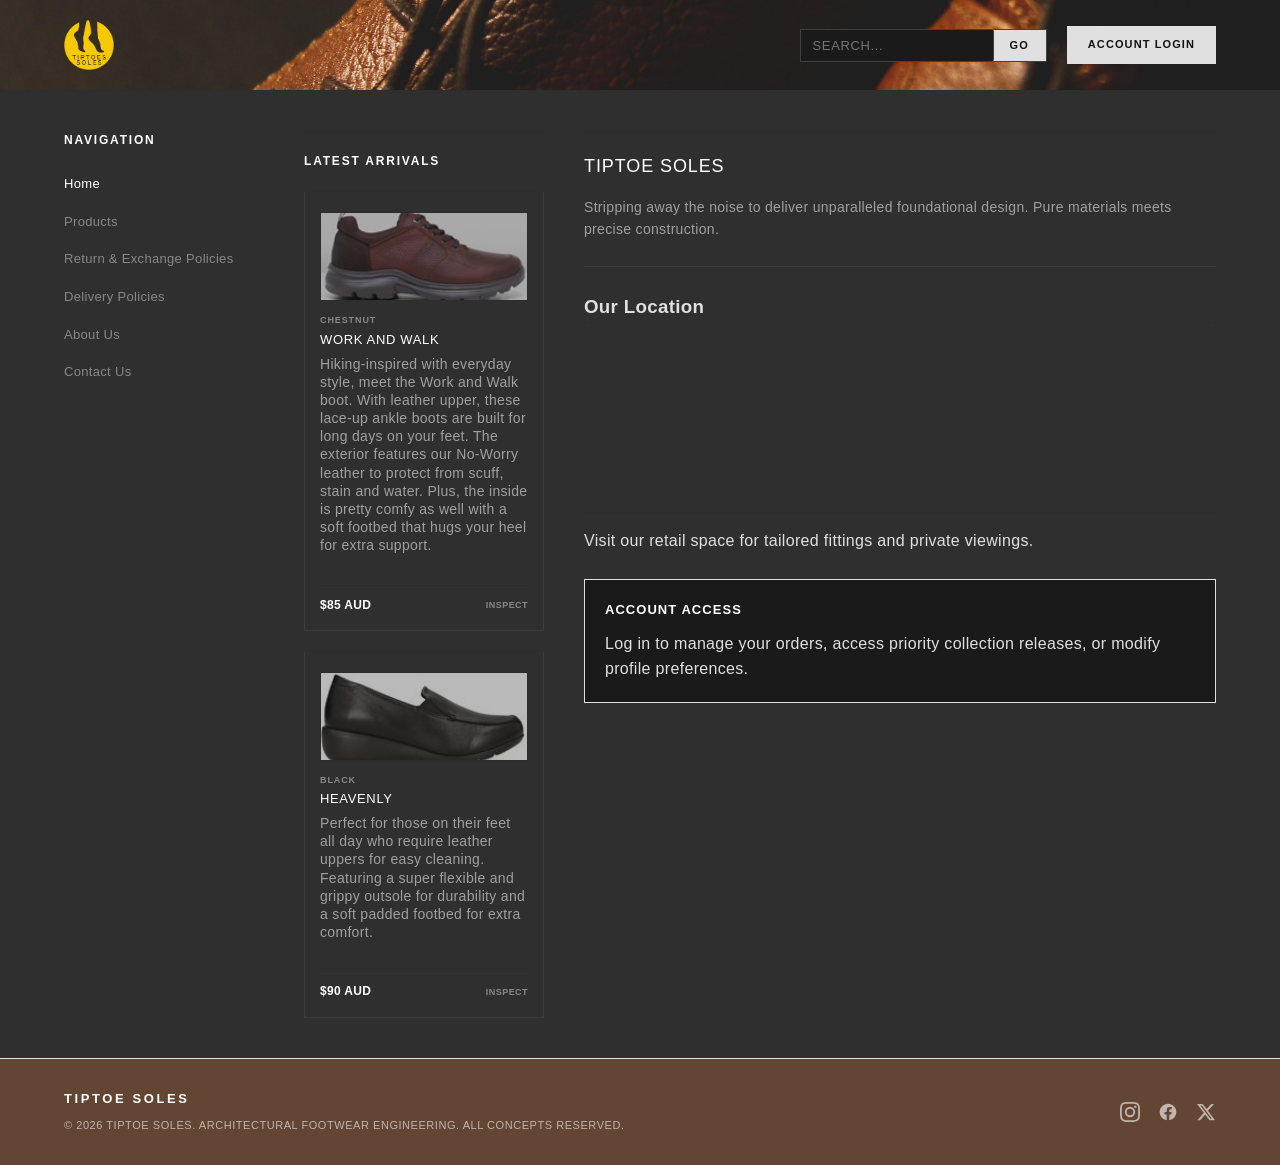
<file: index.html>
<!DOCTYPE html>
<html lang="en-au">
<head>
    <meta charset="UTF-8">
    <meta name="viewport" content="width=device-width, initial-scale=1.0">
    <title>Homepage - TipToe Soles</title>

    <link rel="stylesheet" href="CSS/body.css">
    <link rel="stylesheet" href="CSS/gridlayout.css">
    <link rel="stylesheet" href="CSS/headerlayout.css">
    <link rel="stylesheet" href="CSS/maincontentlayout.css">
    <link rel="stylesheet" href="CSS/indexlayout.css"> 
    <link rel="stylesheet" href="CSS/footerlayout.css">
    <link rel="stylesheet" href="CSS/viewports.css">
    <style>
                /* --- Dark Content Architecture --- */
        .content-area {
            display: flex;
            flex-direction: column;
            gap: 30px;
            align-content: start;
        }

        .card {
            background-color: #302F2F;
            border-top: 1px solid #2d2d2d;
            padding-top: 20px;
        }

        .card h2 {
            font-size: 18px;
            font-weight: 400;
            text-transform: uppercase;
            letter-spacing: 0.05em;
            margin-bottom: 15px;
            color: #ffffff;
        }

        .card p {
            font-size: 14px;
            margin-bottom: 20px;
            color: #a0a0a0;
            font-weight: 300;
        }
        
    </style>     
</head>
<body>

<div class="site-container">

    <header class="site-header">
        <div class="logo-area">
            <a href="index.html">
                <img src="images/TipToe_Soles_Logo_colour.png" alt="TipToe Soles">
            </a>
        </div>
        <div class="header-actions">
            <form class="search-box" action="contact.html" method="get">
                <input type="text" name="contact" placeholder="Search..." required>
                <button type="submit" class="btn">Go</button>
            </form>
            <a href="login.html" class="btn-primary">Account Login</a>
        </div>
    </header>

    <div class="main-layout">
        
        <nav class="sidebar">
            <h2>Navigation</h2>
            <ul class="sidebar-menu">
                <li><a href="index.html" class="active">Home</a></li>
                <li><a href="products.html">Products</a></li>
                <li><a href="returnexchange.html">Return & Exchange Policies</a></li>
                <li><a href="deliverypolicy.html">Delivery Policies</a></li>
                <li><a href="aboutus.html">About Us</a></li>
                <li><a href="contact.html">Contact Us</a></li>
            </ul>
        </nav>

        <aside class="catalogue-box">
            <h2>Latest Arrivals</h2>
            
            <div class="product-grid">
                
                <div class="card">
                    <div class="product-image-placeholder">
                        <img src="images/Work_and_Walk_Chesnut.jpg" alt="Hiking Work and Walk Boots">
                    </div>
                    <div>
                        <span class="card-tag">Chestnut</span>
                        <h3>Work and Walk</h3>
                        <p>Hiking-inspired with everyday style, meet the Work and Walk boot. With leather upper, these lace-up ankle boots are built for long days on your feet. The exterior features our No-Worry leather to protect from scuff, stain and water. Plus, the inside is pretty comfy as well with a soft footbed that hugs your heel for extra support.</p>
                    </div>
                    <div class="card-footer">
                        <span class="price">&dollar;85 AUD</span>
                        <button class="view-btn" onclick="openProductModal('mens')">Inspect</button>
                    </div>
                </div>

                <div class="card">
                    <div class="product-image-placeholder">
                        <img src="images/Heavenly_Black.jpg" alt="leather uppers for easy cleaning">
                    </div>
                    <div>
                        <span class="card-tag">Black</span>
                        <h3>Heavenly</h3>
                        <p>Perfect for those on their feet all day who require leather uppers for easy cleaning. Featuring a super flexible and grippy outsole for durability and a soft padded footbed for extra comfort.</p>
                    </div>
                    <div class="card-footer">
                        <span class="price">&dollar;90 AUD</span>
                        <button class="view-btn" onclick="openProductModal('womens')">Inspect</button>
                    </div>
                </div>

            </div>
        </aside>

        <main class="content-area">
            
            <section class="content-card">
                <h2>TipToe Soles</h2>
                <p>Stripping away the noise to deliver unparalleled foundational design. Pure materials meets precise construction.</p>
                
                <div class="nested-location">
                    <h3>Our Location</h3>
                    <div class="map-wrapper">
                        <iframe src="https://www.google.com/maps/embed?pb=!1m18!1m12!1m3!1d954.8239667878606!2d150.82652627726748!3d-34.05053514636968!2m3!1f0!2f0!3f0!3m2!1i1024!2i768!4f13.1!3m3!1m2!1s0x6b12ee91ef4c6c0b%3A0xb8ccd7c26c45671b!2sHungry%20Jack's%20Burgers%20Leumeah!5e0!3m2!1sen!2sau!4v1773629059839!5m2!1sen!2sau" style="border:0;" allowfullscreen="" loading="lazy" referrerpolicy="no-referrer-when-downgrade"></iframe>
                    </div>
                    <p>Visit our retail space for tailored fittings and private viewings.</p>
                </div>
                
                <div class="login-prompt">
                    <h3>Account Access</h3>
                    <p>Log in to manage your orders, access priority collection releases, or modify profile preferences.</p>
                </div>
            </section>

        </main>
    </div>

    <div class="modal-overlay" id="productModalOverlay" onclick="closeProductModal(event)">
        <div class="modal-container" onclick="event.stopPropagation()">
            <button class="modal-close" onclick="closeProductModal(null, true)">&times;</button>
            <span class="modal-header-tag" id="popupTag">Edition</span>
            <h3 class="modal-title" id="popupTitle">Product Name</h3>
            
            <h4 class="modal-label">Shoe Sizes</h4>
            <ul class="spec-list">
                <li><strong>Sizes</strong> <span id="popupSize">Size here</span></li>
            </ul>
            
            <h4 class="modal-label">Materials & Details Manifest</h4>
            <ul class="spec-list">
                <li><strong>Product Code</strong> <span id="popupCode">TTS-000</span></li>
                <li><strong>Sole Material</strong> <span id="popupSole">Material</span></li>
                <li><strong>Sole Material</strong> <span id="popupSock">Material</span></li>                
                <li><strong>Lining Material</strong> <span id="popupLining">Material</span></li>
                <li><strong>Upper Material</strong> <span id="popupUpper">Material</span></li>
            </ul>
        </div>
    </div>

    <footer class="site-footer">
        <div class="footer-content">
            <h2>TipToe Soles</h2>
            <p>&#169; 2026 TipToe Soles. Architectural Footwear Engineering. All concepts reserved.</p>
        </div>

        <div class="footer-icons">
            <a href="https://instagram.com" class="footer-icon-link" target="_blank" rel="noopener" aria-label="Instagram Profile">
                <svg viewBox="0 0 24 24">
                    <path d="M12 2.163c3.204 0 3.584.012 4.85.07 3.252.148 4.771 1.691 4.919 4.919.058 1.265.069 1.645.069 4.849 0 3.205-.012 3.584-.069 4.849-.149 3.225-1.664 4.771-4.919 4.919-1.266.058-1.644.07-4.85.07-3.204 0-3.584-.012-4.849-.07-3.26-.149-4.771-1.699-4.919-4.92-.058-1.265-.07-1.644-.07-4.849 0-3.204.013-3.583.07-4.849.149-3.227 1.664-4.771 4.919-4.919 1.266-.057 1.645-.069 4.849-.069zM12 0C8.741 0 8.333.014 7.053.072 2.695.272.273 2.69.073 7.051.014 8.333 0 8.741 0 12c0 3.259.014 3.668.072 4.948.2 4.358 2.618 6.78 6.98 6.98 1.281.058 1.689.072 4.948.072 3.259 0 3.668-.014 4.948-.072 4.354-.2 6.782-2.618 6.979-6.98.059-1.28.073-1.689.073-4.948 0-3.259-.014-3.667-.072-4.947-.196-4.354-2.617-6.78-6.979-6.98C15.668.014 15.259 0 12 0zm0 5.838a6.162 6.162 0 100 12.324 6.162 6.162 0 000-12.324zM12 16a4 4 0 110-8 4 4 0 010 8zm6.406-11.845a1.44 1.44 0 100 2.881 1.44 1.44 0 000-2.881z"/>
                </svg>
            </a>

            <a href="https://facebook.com" class="footer-icon-link" target="_blank" rel="noopener" aria-label="Facebook Page">
                <svg viewBox="0 0 24 24">
                    <path d="M22 12c0-5.523-4.477-10-10-10S2 6.477 2 12c0 4.991 3.657 9.128 8.438 9.878v-6.987h-2.54V12h2.54V9.797c0-2.506 1.492-3.89 3.777-3.89 1.094 0 2.238.195 2.238.195v2.46h-1.26c-1.243 0-1.63.771-1.63 1.562V12h2.773l-.443 2.89h-2.33v6.988C18.343 21.128 22 16.991 22 12z"/>
                </svg>
            </a>

            <a href="https://twitter.com" class="footer-icon-link" target="_blank" rel="noopener" aria-label="Twitter Feed">
                <svg viewBox="0 0 24 24">
                    <path d="M18.244 2.25h3.308l-7.227 8.26 8.502 11.24H16.17l-5.214-6.817L4.99 21.75H1.68l7.73-8.835L1.254 2.25H8.08l4.713 6.231zm-1.161 17.52h1.833L7.084 4.126H5.117z"/>
                </svg>
            </a>
        </div>
    </footer>

</div>

<script>
    const productData = {
        'mens': {
            tag: "Chestnut",
            title: "Work and Walk",
            size: "US 6,7, 8, 9, 10, 11",
            code: "30144",
            sole: "Rubber",
            sock: "Pigskin",
            lining: "Mesh",
            upper: "Leather"
        },
        'womens': {
            tag: "Black",
            title: "Heavenly",
            size: "US 6,7, 8, 9, 10, 11",
            code: "21960",
            sole: "Rubber",
            sock: "Pigskin",
            lining: "Unlined",
            upper: "Leather"
        }
    };

    const overlay = document.getElementById('productModalOverlay');

    function openProductModal(productId) {
        const data = productData[productId];
        if (!data) return;

        document.getElementById('popupTag').innerText = data.tag;
        document.getElementById('popupTitle').innerText = data.title;
        document.getElementById('popupSize').innerText = data.size;
        document.getElementById('popupCode').innerText = data.code;
        document.getElementById('popupSole').innerText = data.sole;
        document.getElementById('popupSock').innerText = data.sock;
        document.getElementById('popupLining').innerText = data.lining;
        document.getElementById('popupUpper').innerText = data.upper;

        overlay.classList.add('is-active');
        document.body.style.overflow = 'hidden'; 
    }

    function closeProductModal(event, force = false) {
        if (force || event.target === overlay) {
            overlay.classList.remove('is-active');
            document.body.style.overflow = ''; 
        }
    }

    document.addEventListener('keydown', function(e) {
        if (e.key === 'Escape' && overlay.classList.contains('is-active')) {
            closeProductModal(null, true);
        }
    });
</script>

</body>
</html>
</file>
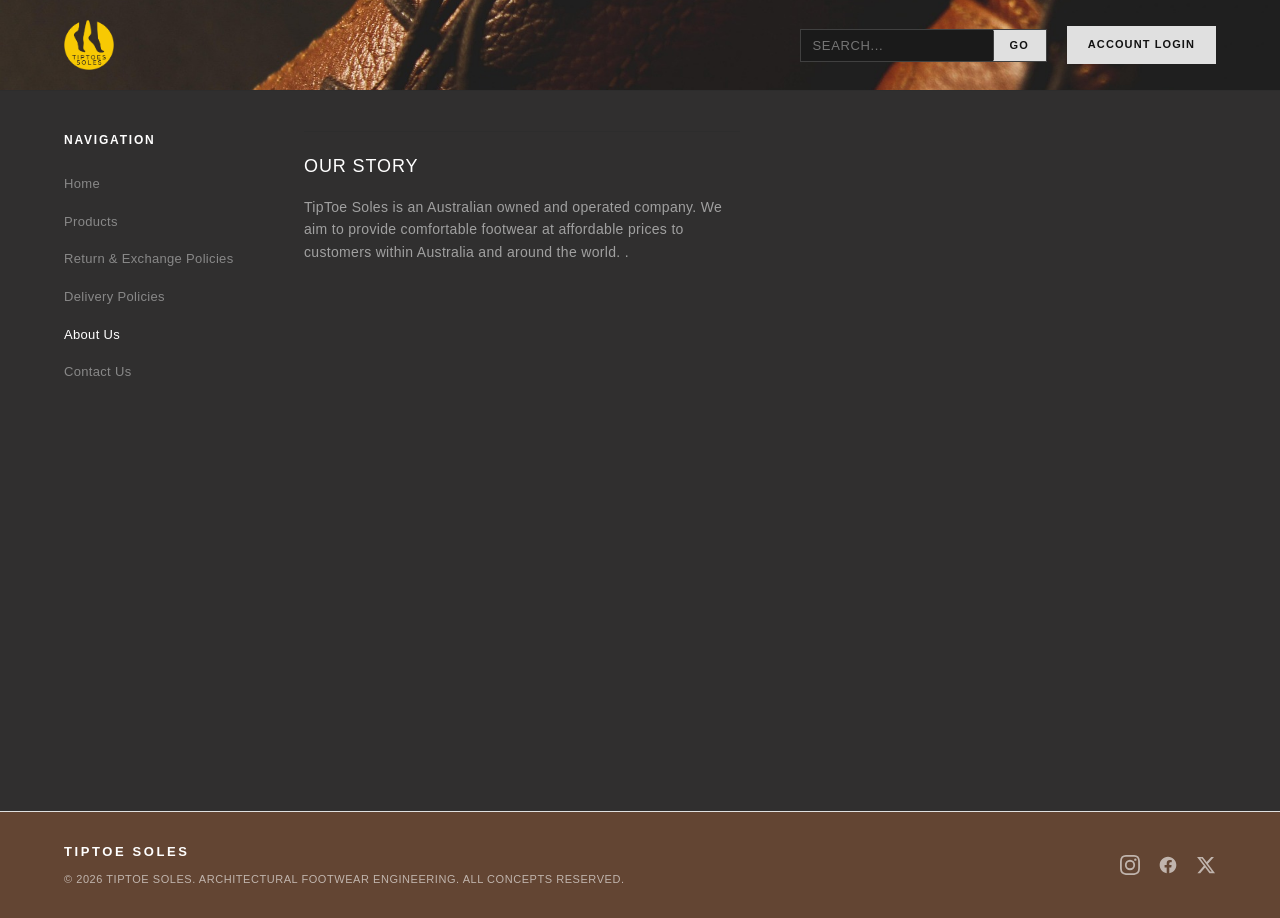
<file: aboutus.html>
<!DOCTYPE html>
<html lang="en-au">
<head>
    <meta charset="UTF-8">
    <meta name="viewport" content="width=device-width, initial-scale=1.0">
    <title>About Us - TipToe Soles</title>

    <link rel="stylesheet" href="CSS/body.css">
    <link rel="stylesheet" href="CSS/gridlayout.css">
    <link rel="stylesheet" href="CSS/headerlayout.css">
    <link rel="stylesheet" href="CSS/gennavlayout.css">
    <link rel="stylesheet" href="CSS/maincontentlayout.css">
    <link rel="stylesheet" href="CSS/footerlayout.css">
    <link rel="stylesheet" href="CSS/viewports.css">         
    <style>

        /* --- Dark Content Architecture --- */
        .content-area {
            display: grid;
            grid-template-columns: repeat(auto-fit, minmax(300px, 1fr));
            gap: 40px;
            align-content: start;
        }

        .card {
            background-color: #302F2F;
            border-top: 1px solid #2d2d2d;
            padding-top: 20px;
        }

        .card h2 {
            font-size: 18px;
            font-weight: 400;
            text-transform: uppercase;
            letter-spacing: 0.05em;
            margin-bottom: 15px;
            color: #ffffff;
        }

        .card p {
            font-size: 14px;
            margin-bottom: 20px;
            color: #a0a0a0;
            font-weight: 300;
        }

        /* Styling for highlighting core metrics/milestones */
        .manifesto-box {
            border: 1px solid #e0e0e0;
            background-color: #1a1a1a;
            padding: 20px;
            margin-top: 25px;
        }

        .manifesto-box h3 {
            font-size: 13px;
            text-transform: uppercase;
            letter-spacing: 0.08em;
            margin-bottom: 10px;
            color: #ffffff;
        }

        /* --- PRESERVED DESKTOP SIDE-BY-SIDE SPLIT --- */
        @media (min-width: 1025px) {
            .main-layout {
                display: grid !important;
                grid-template-columns: 200px 1fr !important;
                gap: 40px;
            }
            .content-area {
                display: grid !important;
                grid-template-columns: 1fr 1fr !important;
                gap: 40px;
                align-items: start;
            }
            .content-area > * {
                min-width: 0 !important;
                width: 100% !important;
            }
        }
    </style>
</head>
<body>

<div class="site-container">

    <header class="site-header">
        <div class="logo-area">
            <a href="index.html">
                <img src="images/TipToe_Soles_Logo_colour.png" alt="TipToe Soles">
            </a>
        </div>
        <div class="header-actions">
            <form class="search-box" action="contact.html" method="get">
                <input type="text" name="contact" placeholder="Search..." required>
                <button type="submit" class="btn">Go</button>
            </form>
            <a href="login.html" class="btn-primary">Account Login</a>
        </div>
    </header>

    <div class="main-layout">
        
        <nav class="sidebar">
            <h2>Navigation</h2>
            <ul class="sidebar-menu">
                <li><a href="index.html">Home</a></li>
                <li><a href="products.html">Products</a></li>
                <li><a href="returnexchange.html">Return & Exchange Policies</a></li>
                <li><a href="deliverypolicy.html">Delivery Policies</a></li>
                <li><a href="aboutus.html" class="active">About Us</a></li>
                <li><a href="contact.html">Contact Us</a></li>
            </ul>
        </nav>

        <main class="content-area">
            
            <section class="card">
                <h2>Our Story</h2>
                <p>TipToe Soles is an Australian owned and operated company.  We aim to provide comfortable footwear at affordable prices to customers within Australia and around the world. .</p>
            </section>
            
        </main>
    </div>

    <footer class="site-footer">
        <div class="footer-content">
            <h2>TipToe Soles</h2>
            <p>&#169; 2026 TipToe Soles. Architectural Footwear Engineering. All concepts reserved.</p>
        </div>

        <div class="footer-icons">
            <a href="https://instagram.com" class="footer-icon-link" target="_blank" rel="noopener" aria-label="Instagram Profile">
                <svg viewBox="0 0 24 24">
                    <path d="M12 2.163c3.204 0 3.584.012 4.85.07 3.252.148 4.771 1.691 4.919 4.919.058 1.265.069 1.645.069 4.849 0 3.205-.012 3.584-.069 4.849-.149 3.225-1.664 4.771-4.919 4.919-1.266.058-1.644.07-4.85.07-3.204 0-3.584-.012-4.849-.07-3.26-.149-4.771-1.699-4.919-4.92-.058-1.265-.07-1.644-.07-4.849 0-3.204.013-3.583.07-4.849.149-3.227 1.664-4.771 4.919-4.919 1.266-.057 1.645-.069 4.849-.069zM12 0C8.741 0 8.333.014 7.053.072 2.695.272.273 2.69.073 7.051.014 8.333 0 8.741 0 12c0 3.259.014 3.668.072 4.948.2 4.358 2.618 6.78 6.98 6.98 1.281.058 1.689.072 4.948.072 3.259 0 3.668-.014 4.948-.072 4.354-.2 6.782-2.618 6.979-6.98.059-1.28.073-1.689.073-4.948 0-3.259-.014-3.667-.072-4.947-.196-4.354-2.617-6.78-6.979-6.98C15.668.014 15.259 0 12 0zm0 5.838a6.162 6.162 0 100 12.324 6.162 6.162 0 000-12.324zM12 16a4 4 0 110-8 4 4 0 010 8zm6.406-11.845a1.44 1.44 0 100 2.881 1.44 1.44 0 000-2.881z"/>
                </svg>
            </a>

            <a href="https://facebook.com" class="footer-icon-link" target="_blank" rel="noopener" aria-label="Facebook Page">
                <svg viewBox="0 0 24 24">
                    <path d="M22 12c0-5.523-4.477-10-10-10S2 6.477 2 12c0 4.991 3.657 9.128 8.438 9.878v-6.987h-2.54V12h2.54V9.797c0-2.506 1.492-3.89 3.777-3.89 1.094 0 2.238.195 2.238.195v2.46h-1.26c-1.243 0-1.63.771-1.63 1.562V12h2.773l-.443 2.89h-2.33v6.988C18.343 21.128 22 16.991 22 12z"/>
                </svg>
            </a>

            <a href="https://twitter.com" class="footer-icon-link" target="_blank" rel="noopener" aria-label="Twitter Feed">
                <svg viewBox="0 0 24 24">
                    <path d="M18.244 2.25h3.308l-7.227 8.26 8.502 11.24H16.17l-5.214-6.817L4.99 21.75H1.68l7.73-8.835L1.254 2.25H8.08l4.713 6.231zm-1.161 17.52h1.833L7.084 4.126H5.117z"/>
                </svg>
            </a>
        </div>
    </footer>

</div>

</body>
</html>
</file>
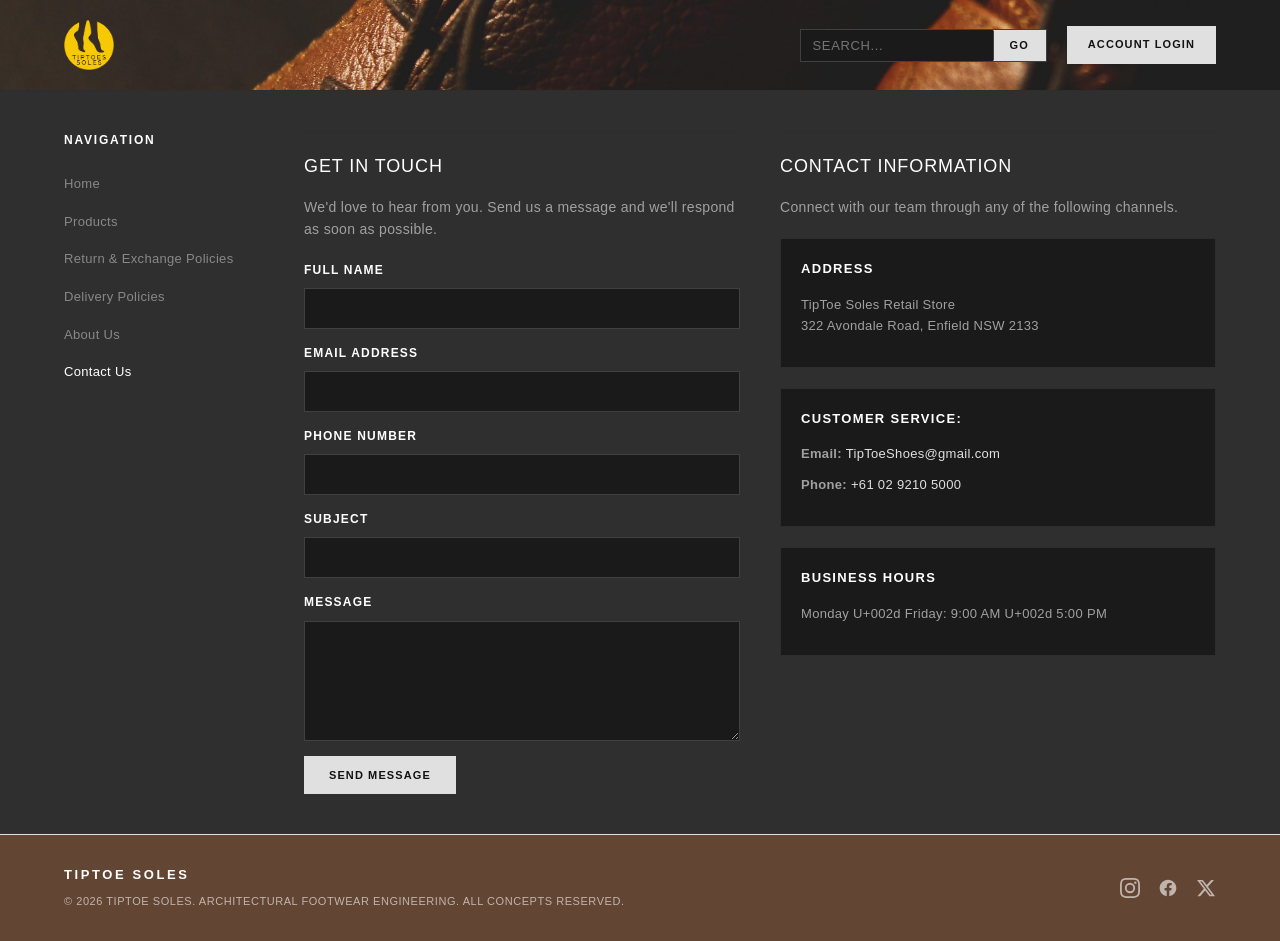
<file: contact.html>
<!DOCTYPE html>
<html lang="en-au">
<head>
    <meta charset="UTF-8">
    <meta name="viewport" content="width=device-width, initial-scale=1.0">
    <title>Contact Us - TipToe Soles</title>

    <link rel="stylesheet" href="CSS/body.css">
    <link rel="stylesheet" href="CSS/gridlayout.css">
    <link rel="stylesheet" href="CSS/headerlayout.css">
    <link rel="stylesheet" href="CSS/gennavlayout.css">
    <link rel="stylesheet" href="CSS/maincontentlayout.css">
    <link rel="stylesheet" href="CSS/footerlayout.css">
    <link rel="stylesheet" href="CSS/viewports.css">        
    <style>

        /* --- Dark Content Architecture --- */
        .content-area {
            display: grid;
            grid-template-columns: repeat(auto-fit, minmax(300px, 1fr));
            gap: 40px;
            align-content: start;
        }

        .card {
            background-color: #302F2F;
            border-top: 1px solid #2d2d2d;
            padding-top: 20px;
        }

        .card h2 {
            font-size: 18px;
            font-weight: 400;
            text-transform: uppercase;
            letter-spacing: 0.05em;
            margin-bottom: 15px;
            color: #ffffff;
        }

        .card p {
            font-size: 14px;
            margin-bottom: 20px;
            color: #a0a0a0;
            font-weight: 300;
        }

        /* Contact Form Styling */
        .contact-form {
            display: flex;
            flex-direction: column;
            gap: 15px;
            margin-top: 20px;
        }

        .form-group {
            display: flex;
            flex-direction: column;
        }

        .form-group label {
            font-size: 12px;
            font-weight: 600;
            text-transform: uppercase;
            letter-spacing: 0.1em;
            margin-bottom: 8px;
            color: #ffffff;
        }

        .form-group input,
        .form-group textarea {
            padding: 12px;
            border: 1px solid #404040;
            background-color: #1a1a1a;
            color: #e0e0e0;
            font-family: inherit;
            font-size: 13px;
            transition: border-color 0.2s ease;
        }

        .form-group input:focus,
        .form-group textarea:focus {
            outline: none;
            border-color: #e0e0e0;
        }

        .form-group textarea {
            resize: vertical;
            min-height: 120px;
        }

        .form-submit {
            background-color: #e0e0e0;
            color: #121212;
            border: 1px solid #e0e0e0;
            padding: 12px 24px;
            cursor: pointer;
            font-size: 11px;
            font-weight: 600;
            text-transform: uppercase;
            letter-spacing: 0.1em;
            transition: background 0.2s ease, color 0.2s ease;
            align-self: flex-start;
        }

        .form-submit:hover {
            background-color: transparent;
            color: #e0e0e0;
            border-color: #e0e0e0;
        }

        /* Contact Info Box */
        .contact-info {
            background-color: #1a1a1a;
            border: 1px solid #2d2d2d;
            padding: 20px;
            margin-top: 20px;
        }

        .contact-info h3 {
            font-size: 13px;
            font-weight: 600;
            text-transform: uppercase;
            letter-spacing: 0.1em;
            margin-bottom: 15px;
            color: #ffffff;
        }

        .contact-info p {
            font-size: 13px;
            margin-bottom: 10px;
            color: #a0a0a0;
        }

        .contact-info a {
            color: #e0e0e0;
            text-decoration: none;
            transition: color 0.2s ease;
        }

        .contact-info a:hover {
            color: #ffffff;
            text-decoration: underline;
            text-underline-offset: 4px;
        }

        /* --- Success Popup / Modal Windows --- */
        .popup-overlay {
            position: fixed;
            top: 0;
            left: 0;
            width: 100%;
            height: 100%;
            background-color: rgba(18, 18, 18, 0.85); /* Dark background dimming filter */
            display: flex;
            justify-content: center;
            align-items: center;
            z-index: 2000;
            opacity: 0;
            pointer-events: none;
            transition: opacity 0.3s ease;
        }

        /* Becomes active when js applies class */
        .popup-overlay.active {
            opacity: 1;
            pointer-events: auto;
        }

        .popup-box {
            background-color: #1a1a1a;
            border: 1px solid #e0e0e0;
            padding: 40px;
            max-width: 450px;
            width: 90%;
            text-align: center;
            transform: scale(0.9);
            transition: transform 0.3s ease;
        }

        .popup-overlay.active .popup-box {
            transform: scale(1);
        }

        .popup-box h3 {
            font-size: 14px;
            font-weight: 700;
            text-transform: uppercase;
            letter-spacing: 0.15em;
            margin-bottom: 15px;
            color: #ffffff;
        }

        .popup-box p {
            font-size: 13px;
            color: #a0a0a0;
            margin-bottom: 25px;
            line-height: 1.6;
        }

        .popup-close-btn {
            background-color: #e0e0e0;
            color: #121212;
            border: 1px solid #e0e0e0;
            padding: 10px 30px;
            cursor: pointer;
            font-size: 11px;
            font-weight: 600;
            text-transform: uppercase;
            letter-spacing: 0.1em;
            transition: background 0.2s ease, color 0.2s ease;
        }

        .popup-close-btn:hover {
            background-color: transparent;
            color: #e0e0e0;
            border-color: #e0e0e0;
        }

        /* --- NEW: RETAIN SPLIT MASTER LAYOUT MINUS CATALOGUE --- */
        @media (min-width: 1025px) {
            .main-layout {
                display: grid !important;
                grid-template-columns: 200px 1fr !important;
                gap: 40px;
            }
            .content-area {
                display: grid !important;
                grid-template-columns: 1fr 1fr !important;
                gap: 40px;
                align-items: start;
            }
            .content-area > * {
                min-width: 0 !important;
                width: 100% !important;
            }
        }
    </style>
</head>
<body>

<div class="site-container">

    <header class="site-header">
        <div class="logo-area">
            <a href="index.html">
                <img src="images/TipToe_Soles_Logo_colour.png" alt="TipToe Soles">
            </a>
        </div>
        <div class="header-actions">
            <form class="search-box" action="contact.html" method="get">
                <input type="text" name="contact" placeholder="Search..." required>
                <button type="submit" class="btn">Go</button>
            </form>
            <a href="login.html" class="btn-primary">Account Login</a>
        </div>
    </header>

    <div class="main-layout">
        
        <nav class="sidebar">
            <h2>Navigation</h2>
            <ul class="sidebar-menu">
                <li><a href="index.html">Home</a></li>                
                <li><a href="products.html">Products</a></li>
                <li><a href="returnexchange.html">Return & Exchange Policies</a></li>
                <li><a href="deliverypolicy.html">Delivery Policies</a></li>
                <li><a href="aboutus.html">About Us</a></li>
                <li><a href="contact.html" class="active">Contact Us</a></li>
            </ul>
        </nav>

        <main class="content-area">
            
            <section class="card">
                <h2>Get In Touch</h2>
                <p>We'd love to hear from you. Send us a message and we'll respond as soon as possible.</p>
                
                <!-- Updated with ID for JavaScript Hooking -->
                <form class="contact-form" id="tiptoeContactForm">
                    <div class="form-group">
                        <label for="name">Full Name</label>
                        <input type="text" id="name" name="name" required>
                    </div>
                    
                    <div class="form-group">
                        <label for="email">Email Address</label>
                        <input type="email" id="email" name="email" required>
                    </div>
                    
                    <div class="form-group">
                        <label for="phone">Phone Number</label>
                        <input type="tel" id="phone" name="phone" required>
                    </div>
                    
                    <div class="form-group">
                        <label for="subject">Subject</label>
                        <input type="text" id="subject" name="subject" required>
                    </div>
                    
                    <div class="form-group">
                        <label for="message">Message</label>
                        <textarea id="message" name="message" required></textarea>
                    </div>
                    
                    <button type="submit" class="form-submit">Send Message</button>
                </form>
            </section>

            <section class="card">
                <h2>Contact Information</h2>
                <p>Connect with our team through any of the following channels.</p>
                
                <div class="contact-info">
                    <h3>Address</h3>
                    <p>TipToe Soles Retail Store<br>
                    322 Avondale Road, Enfield NSW 2133<br></p>
                </div>

                <div class="contact-info">
                    <h3>Customer Service:</h3>
                    <p><strong>Email:</strong> <a href="mailto:TipToeShoes@gmail.com">TipToeShoes@gmail.com</a></p>
                    <p><strong>Phone:</strong> <a href="tel:+610292105000">+61 02 9210 5000</a></p>
                </div>

                <div class="contact-info">
                    <h3>Business Hours</h3>
                    <p>Monday U+002d Friday: 9:00 AM U+002d 5:00 PM</p>
                </div>
            </section>

        </main>
    </div>

    <footer class="site-footer">
        <div class="footer-content">
            <h2>TipToe Soles</h2>
            <p>&#169; 2026 TipToe Soles. Architectural Footwear Engineering. All concepts reserved.</p>
        </div>

        <div class="footer-icons">
            <a href="https://instagram.com" class="footer-icon-link" target="_blank" rel="noopener" aria-label="Instagram Profile">
                <svg viewBox="0 0 24 24">
                    <path d="M12 2.163c3.204 0 3.584.012 4.85.07 3.252.148 4.771 1.691 4.919 4.919.058 1.265.069 1.645.069 4.849 0 3.205-.012 3.584-.069 4.849-.149 3.225-1.664 4.771-4.919 4.919-1.266.058-1.644.07-4.85.07-3.204 0-3.584-.012-4.849-.07-3.26-.149-4.771-1.699-4.919-4.92-.058-1.265-.07-1.644-.07-4.849 0-3.204.013-3.583.07-4.849.149-3.227 1.664-4.771 4.919-4.919 1.266-.057 1.645-.069 4.849-.069zM12 0C8.741 0 8.333.014 7.053.072 2.695.272.273 2.69.073 7.051.014 8.333 0 8.741 0 12c0 3.259.014 3.668.072 4.948.2 4.358 2.618 6.78 6.98 6.98 1.281.058 1.689.072 4.948.072 3.259 0 3.668-.014 4.948-.072 4.354-.2 6.782-2.618 6.979-6.98.059-1.28.073-1.689.073-4.948 0-3.259-.014-3.667-.072-4.947-.196-4.354-2.617-6.78-6.979-6.98C15.668.014 15.259 0 12 0zm0 5.838a6.162 6.162 0 100 12.324 6.162 6.162 0 000-12.324zM12 16a4 4 0 110-8 4 4 0 010 8zm6.406-11.845a1.44 1.44 0 100 2.881 1.44 1.44 0 000-2.881z"/>
                </svg>
            </a>

            <a href="https://facebook.com" class="footer-icon-link" target="_blank" rel="noopener" aria-label="Facebook Page">
                <svg viewBox="0 0 24 24">
                    <path d="M22 12c0-5.523-4.477-10-10-10S2 6.477 2 12c0 4.991 3.657 9.128 8.438 9.878v-6.987h-2.54V12h2.54V9.797c0-2.506 1.492-3.89 3.777-3.89 1.094 0 2.238.195 2.238.195v2.46h-1.26c-1.243 0-1.63.771-1.63 1.562V12h2.773l-.443 2.89h-2.33v6.988C18.343 21.128 22 16.991 22 12z"/>
                </svg>
            </a>

            <a href="https://twitter.com" class="footer-icon-link" target="_blank" rel="noopener" aria-label="Twitter Feed">
                <svg viewBox="0 0 24 24">
                    <path d="M18.244 2.25h3.308l-7.227 8.26 8.502 11.24H16.17l-5.214-6.817L4.99 21.75H1.68l7.73-8.835L1.254 2.25H8.08l4.713 6.231zm-1.161 17.52h1.833L7.084 4.126H5.117z"/>
                </svg>
            </a>
        </div>
    </footer>

</div>

<!-- SUCCESS POPUP MODAL -->
<div class="popup-overlay" id="successPopup">
    <div class="popup-box">
        <h3>Message Sent</h3>
        <p>Thank you for reaching out to TipToe Soles. Your transmission was successfully delivered. Our architectural support studio will respond within 24 business hours.</p>
        <button type="button" class="popup-close-btn" id="closePopupBtn">Acknowledge</button>
    </div>
</div>

<!-- LIGHTWEIGHT INTERACTION JAVASCRIPT -->
<script>
    document.addEventListener('DOMContentLoaded', function() {
        const contactForm = document.getElementById('tiptoeContactForm');
        const successPopup = document.getElementById('successPopup');
        const closePopupBtn = document.getElementById('closePopupBtn');

        // Form Submit Handler
        contactForm.addEventListener('submit', function(event) {
            // Prevent standard HTTP page refresh
            event.preventDefault();

            // Form inputs validate automatically via the HTML5 'required' attribute tags.
            // This is where your live API or form backend transmission hook would run.
            
            // Show the minimalist overlay panel
            successPopup.classList.add('active');

            // Reset all input form spaces clear for subsequent inputs
            contactForm.reset();
        });

        // Close Popup handler
        closePopupBtn.addEventListener('click', function() {
            successPopup.classList.remove('active');
        });

        // Close Popup if the user clicks anywhere outside the primary text content window box
        successPopup.addEventListener('click', function(event) {
            if (event.target === successPopup) {
                successPopup.classList.remove('active');
            }
        });
    });
</script>

</body>
</html>
</file>
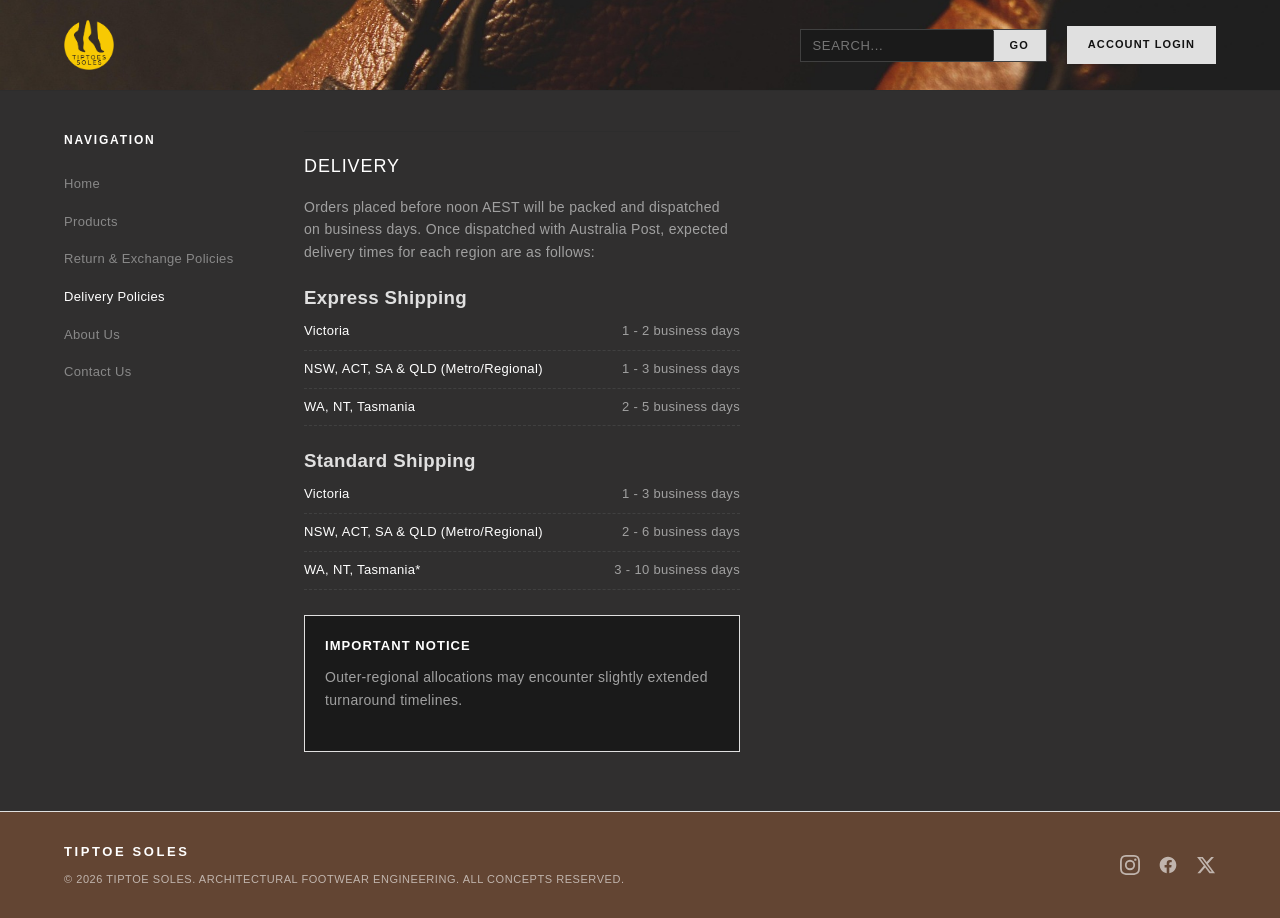
<file: deliverypolicy.html>
<!DOCTYPE html>
<html lang="en-au">
<head>
    <meta charset="UTF-8">
    <meta name="viewport" content="width=device-width, initial-scale=1.0">
    <title>Delivery Policies - TipToe Soles</title>

    <link rel="stylesheet" href="CSS/body.css">
    <link rel="stylesheet" href="CSS/gridlayout.css">
    <link rel="stylesheet" href="CSS/headerlayout.css">
    <link rel="stylesheet" href="CSS/gennavlayout.css">
    <link rel="stylesheet" href="CSS/maincontentlayout.css">
    <link rel="stylesheet" href="CSS/footerlayout.css">
    <link rel="stylesheet" href="CSS/viewports.css">
    <style>

        /* --- Dark Content Architecture --- */
        .content-area {
            display: grid;
            grid-template-columns: repeat(auto-fit, minmax(300px, 1fr));
            gap: 40px;
            align-content: start;
        }

        .card {
            background-color: #302F2F;
            border-top: 1px solid #2d2d2d;
            padding-top: 20px;
        }

        .card h2 {
            font-size: 18px;
            font-weight: 400;
            text-transform: uppercase;
            letter-spacing: 0.05em;
            margin-bottom: 15px;
            color: #ffffff;
        }

        .card p {
            font-size: 14px;
            margin-bottom: 20px;
            color: #a0a0a0;
            font-weight: 300;
        }

        /* Structured Shipping List Format */
        .shipping-list {
            list-style: none;
            margin-bottom: 20px;
        }

        .shipping-list li {
            font-size: 13px;
            color: #a0a0a0;
            padding: 8px 0;
            border-bottom: 1px dashed #404040;
            display: flex;
            justify-content: space-between;
        }

        .shipping-list li strong {
            color: #ffffff;
            font-weight: 400;
        }

        .dispatch-notice {
            border: 1px solid #e0e0e0;
            background-color: #1a1a1a;
            padding: 20px;
            margin-top: 25px;
        }

        .dispatch-notice h3 {
            font-size: 13px;
            text-transform: uppercase;
            letter-spacing: 0.08em;
            margin-bottom: 10px;
            color: #ffffff;
        }

        /* --- PRESERVED DESKTOP SIDE-BY-SIDE SPLIT --- */
        @media (min-width: 1025px) {
            .main-layout {
                display: grid !important;
                grid-template-columns: 200px 1fr !important;
                gap: 40px;
            }
            .content-area {
                display: grid !important;
                grid-template-columns: 1fr 1fr !important;
                gap: 40px;
                align-items: start;
            }
            .content-area > * {
                min-width: 0 !important;
                width: 100% !important;
            }
        }
    </style>
</head>
<body>

<div class="site-container">

    <header class="site-header">
        <div class="logo-area">
            <a href="index.html">
                <img src="images/TipToe_Soles_Logo_colour.png" alt="TipToe Soles">
            </a>
        </div>
        <div class="header-actions">
            <form class="search-box" action="contact.html" method="get">
                <input type="text" name="contact" placeholder="Search..." required>
                <button type="submit" class="btn">Go</button>
            </form>
            <a href="login.html" class="btn-primary">Account Login</a>
        </div>
    </header>

    <div class="main-layout">
        
        <nav class="sidebar">
            <h2>Navigation</h2>
            <ul class="sidebar-menu">
                <li><a href="index.html">Home</a></li>
                <li><a href="products.html">Products</a></li>
                <li><a href="returnexchange.html">Return & Exchange Policies</a></li>
                <li><a href="delivery.html" class="active">Delivery Policies</a></li>
                <li><a href="aboutus.html">About Us</a></li>
                <li><a href="contact.html">Contact Us</a></li>
            </ul>
        </nav>

        <main class="content-area">
            
            <section class="card">
                <h2>Delivery</h2>
                <p>Orders placed before noon AEST will be packed and dispatched on business days. Once dispatched with Australia Post, expected delivery times for each region are as follows:</p>

                <h3>Express Shipping</h3>
                <ul class="shipping-list">
                    <li><strong>Victoria</strong> <span>1 - 2 business days</span></li>
                    <li><strong>NSW, ACT, SA & QLD (Metro/Regional)</strong> <span>1 - 3 business days</span></li>
                    <li><strong>WA, NT, Tasmania</strong> <span>2 - 5 business days</span></li>
                </ul>
                
                <h3>Standard Shipping</h3>
                <ul class="shipping-list">
                    <li><strong>Victoria</strong> <span>1 - 3 business days</span></li>
                    <li><strong>NSW, ACT, SA & QLD (Metro/Regional)</strong> <span>2 - 6 business days</span></li>
                    <li><strong>WA, NT, Tasmania*</strong> <span>3 - 10 business days</span></li>
                </ul>

                <div class="dispatch-notice">
                    <h3>Important Notice</h3>
                    <p>Outer-regional allocations may encounter slightly extended turnaround timelines.</p>
                </div>

            </section>

        </main>
    </div>

    <footer class="site-footer">
        <div class="footer-content">
            <h2>TipToe Soles</h2>
            <p>&#169; 2026 TipToe Soles. Architectural Footwear Engineering. All concepts reserved.</p>
        </div>

        <div class="footer-icons">
            <a href="https://instagram.com" class="footer-icon-link" target="_blank" rel="noopener" aria-label="Instagram Profile">
                <svg viewBox="0 0 24 24">
                    <path d="M12 2.163c3.204 0 3.584.012 4.85.07 3.252.148 4.771 1.691 4.919 4.919.058 1.265.069 1.645.069 4.849 0 3.205-.012 3.584-.069 4.849-.149 3.225-1.664 4.771-4.919 4.919-1.266.058-1.644.07-4.85.07-3.204 0-3.584-.012-4.849-.07-3.26-.149-4.771-1.699-4.919-4.92-.058-1.265-.07-1.644-.07-4.849 0-3.204.013-3.583.07-4.849.149-3.227 1.664-4.771 4.919-4.919 1.266-.057 1.645-.069 4.849-.069zM12 0C8.741 0 8.333.014 7.053.072 2.695.272.273 2.69.073 7.051.014 8.333 0 8.741 0 12c0 3.259.014 3.668.072 4.948.2 4.358 2.618 6.78 6.98 6.98 1.281.058 1.689.072 4.948.072 3.259 0 3.668-.014 4.948-.072 4.354-.2 6.782-2.618 6.979-6.98.059-1.28.073-1.689.073-4.948 0-3.259-.014-3.667-.072-4.947-.196-4.354-2.617-6.78-6.979-6.98C15.668.014 15.259 0 12 0zm0 5.838a6.162 6.162 0 100 12.324 6.162 6.162 0 000-12.324zM12 16a4 4 0 110-8 4 4 0 010 8zm6.406-11.845a1.44 1.44 0 100 2.881 1.44 1.44 0 000-2.881z"/>
                </svg>
            </a>

            <a href="https://facebook.com" class="footer-icon-link" target="_blank" rel="noopener" aria-label="Facebook Page">
                <svg viewBox="0 0 24 24">
                    <path d="M22 12c0-5.523-4.477-10-10-10S2 6.477 2 12c0 4.991 3.657 9.128 8.438 9.878v-6.987h-2.54V12h2.54V9.797c0-2.506 1.492-3.89 3.777-3.89 1.094 0 2.238.195 2.238.195v2.46h-1.26c-1.243 0-1.63.771-1.63 1.562V12h2.773l-.443 2.89h-2.33v6.988C18.343 21.128 22 16.991 22 12z"/>
                </svg>
            </a>

            <a href="https://twitter.com" class="footer-icon-link" target="_blank" rel="noopener" aria-label="Twitter Feed">
                <svg viewBox="0 0 24 24">
                    <path d="M18.244 2.25h3.308l-7.227 8.26 8.502 11.24H16.17l-5.214-6.817L4.99 21.75H1.68l7.73-8.835L1.254 2.25H8.08l4.713 6.231zm-1.161 17.52h1.833L7.084 4.126H5.117z"/>
                </svg>
            </a>
        </div>
    </footer>

</div>

</body>
</html>
</file>
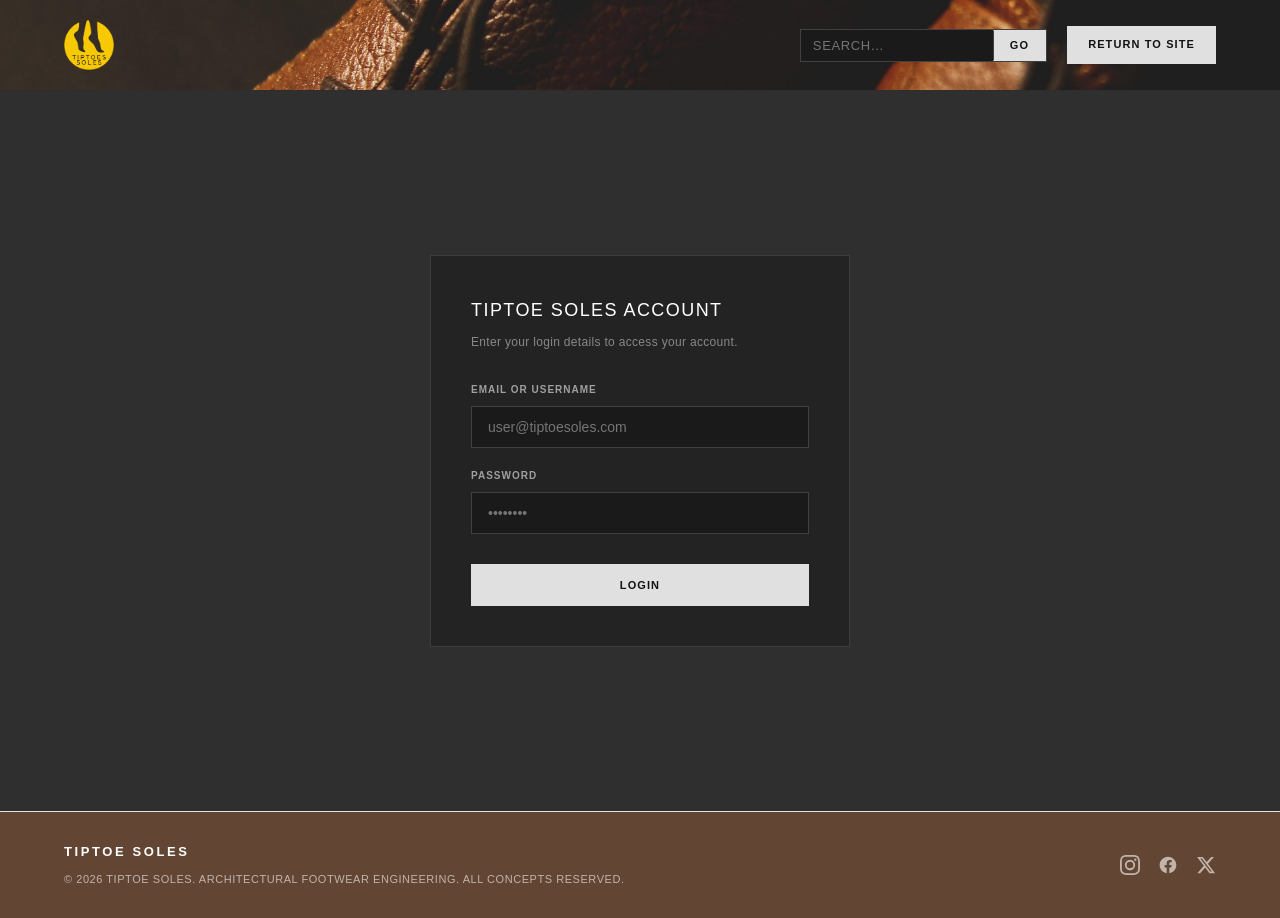
<file: login.html>
<!DOCTYPE html>
<html lang="en-au">
<head>
    <meta charset="UTF-8">
    <meta name="viewport" content="width=device-width, initial-scale=1.0">
    <title>Login - TipToe Soles</title>

    <link rel="stylesheet" href="CSS/body.css">
    <link rel="stylesheet" href="CSS/gridlayout.css">
    <link rel="stylesheet" href="CSS/headerlayout.css">

    <link rel="stylesheet" href="CSS/loginlayout.css">

    <link rel="stylesheet" href="CSS/footerlayout.css">
    <link rel="stylesheet" href="CSS/viewports.css">    
    <style>
        /* --- Form States Handling --- */
        .auth-view {
            display: block;
        }

        .auth-view.hidden {
            display: none;
        }

        /* --- Auth Typography --- */
        .auth-container h2 {
            font-size: 18px;
            font-weight: 400;
            text-transform: uppercase;
            letter-spacing: 0.08em;
            margin-bottom: 8px;
            color: #ffffff;
        }

        .auth-subtitle {
            font-size: 12px;
            color: #888888;
            margin-bottom: 30px;
            font-weight: 300;
        }

        /* --- Input Element Fields --- */
        .form-group {
            margin-bottom: 20px;
        }

        .form-group label {
            display: block;
            font-size: 10px;
            text-transform: uppercase;
            letter-spacing: 0.1em;
            color: #a0a0a0;
            margin-bottom: 8px;
            font-weight: 600;
        }

        .form-control {
            width: 100%;
            padding: 12px 16px;
            background-color: #1a1a1a;
            border: 1px solid #404040;
            color: #ffffff;
            font-size: 14px;
            outline: none;
            transition: border-color 0.2s ease;
        }

        .form-control:focus {
            border-color: #e0e0e0;
        }

        .btn-submit {
            width: 100%;
            background-color: #e0e0e0;
            color: #121212;
            border: 1px solid #e0e0e0;
            padding: 14px;
            font-size: 11px;
            font-weight: 600;
            text-transform: uppercase;
            letter-spacing: 0.1em;
            cursor: pointer;
            margin-top: 10px;
            transition: all 0.2s ease;
        }

        .btn-submit:hover {
            background-color: transparent;
            color: #e0e0e0;
        }

        /* --- Success Preview Panel Styles --- */
        .success-panel {
            text-align: center;
            padding: 10px 0;
        }

        .success-icon {
            width: 48px;
            height: 48px;
            border: 1px solid #e0e0e0;
            border-radius: 50%;
            display: flex;
            align-items: center;
            justify-content: center;
            margin: 0 auto 20px auto;
            color: #ffffff;
            font-size: 18px;
        }

        .success-panel p {
            font-size: 13px;
            color: #a0a0a0;
            margin-bottom: 25px;
            font-weight: 300;
        }

        /* --- Global Interactive Helper Toggle Button --- */
        .preview-toggle-hub {
            position: fixed;
            bottom: 20px;
            right: 20px;
            background-color: #1a1a1a;
            border: 1px solid #e0e0e0;
            padding: 10px 15px;
            font-size: 10px;
            text-transform: uppercase;
            letter-spacing: 0.05em;
            color: #ffffff;
            cursor: pointer;
            z-index: 1000;
        }

        .preview-toggle-hub:hover {
            background-color: #ffffff;
            color: #121212;
        }
    </style>
</head>
<body>

<div class="site-container">

    <!-- HEADER BLOCK -->
    <header class="site-header">
        <div class="logo-area">
            <!-- Keeps consistent branding profile alignment -->
            <a href="index.html">
                <img src="images/TipToe_Soles_Logo_colour.png" alt="TipToe Soles">
            </a>
        </div>
        <div class="header-actions">
            <form class="search-box" action="contact.html" method="get">
                <input type="text" name="contact" placeholder="Search..." required>
                <button type="submit" class="btn">Go</button>
            </form>
            <a href="index.html" class="btn-primary">Return to Site</a>
        </div>
    </header>

    <!-- MAIN FORM INTERFACE REGION -->
    <main class="main-layout">
        <div class="auth-container">
            
            <!-- VIEW A: STANDARD CREDENTIALS GATEWAY -->
            <div id="loginFormView" class="auth-view">
                <h2>TipToe Soles Account</h2>
                <p class="auth-subtitle">Enter your login details to access your account.</p>
                
                <form id="authLoginForm" onsubmit="handleFormSubmission(event)">
                    <div class="form-group">
                        <label for="usernameInput">Email or Username</label>
                        <input type="text" id="usernameInput" class="form-control" placeholder="user@tiptoesoles.com" required autocomplete="username">
                    </div>
                    
                    <div class="form-group">
                        <label for="passwordInput">Password</label>
                        <input type="password" id="passwordInput" class="form-control" placeholder="&#8226;&#8226;&#8226;&#8226;&#8226;&#8226;&#8226;&#8226;" required autocomplete="current-password">
                    </div>
                    
                    <button type="submit" class="btn-submit">Login</button>
                </form>
            </div>

            <!-- VIEW B: PREVIEW SUCCESSFUL LOGON PROMPT -->
            <div id="successPromptView" class="auth-view hidden">
                <div class="success-panel">
                    <div class="success-icon">&#10003;</div>
                    <h2>Login successful</h2>
                    <button type="button" class="btn-submit" onclick="resetAuthView()">Continue</button>
                </div>
            </div>

        </div>
    </main>

    <footer class="site-footer">
        <div class="footer-content">
            <h2>TipToe Soles</h2>
            <p>&#169; 2026 TipToe Soles. Architectural Footwear Engineering. All concepts reserved.</p>
        </div>

        <div class="footer-icons">
            <a href="https://instagram.com" class="footer-icon-link" target="_blank" rel="noopener" aria-label="Instagram Profile">
                <svg viewBox="0 0 24 24">
                    <path d="M12 2.163c3.204 0 3.584.012 4.85.07 3.252.148 4.771 1.691 4.919 4.919.058 1.265.069 1.645.069 4.849 0 3.205-.012 3.584-.069 4.849-.149 3.225-1.664 4.771-4.919 4.919-1.266.058-1.644.07-4.85.07-3.204 0-3.584-.012-4.849-.07-3.26-.149-4.771-1.699-4.919-4.92-.058-1.265-.07-1.644-.07-4.849 0-3.204.013-3.583.07-4.849.149-3.227 1.664-4.771 4.919-4.919 1.266-.057 1.645-.069 4.849-.069zM12 0C8.741 0 8.333.014 7.053.072 2.695.272.273 2.69.073 7.051.014 8.333 0 8.741 0 12c0 3.259.014 3.668.072 4.948.2 4.358 2.618 6.78 6.98 6.98 1.281.058 1.689.072 4.948.072 3.259 0 3.668-.014 4.948-.072 4.354-.2 6.782-2.618 6.979-6.98.059-1.28.073-1.689.073-4.948 0-3.259-.014-3.667-.072-4.947-.196-4.354-2.617-6.78-6.979-6.98C15.668.014 15.259 0 12 0zm0 5.838a6.162 6.162 0 100 12.324 6.162 6.162 0 000-12.324zM12 16a4 4 0 110-8 4 4 0 010 8zm6.406-11.845a1.44 1.44 0 100 2.881 1.44 1.44 0 000-2.881z"/>
                </svg>
            </a>

            <a href="https://facebook.com" class="footer-icon-link" target="_blank" rel="noopener" aria-label="Facebook Page">
                <svg viewBox="0 0 24 24">
                    <path d="M22 12c0-5.523-4.477-10-10-10S2 6.477 2 12c0 4.991 3.657 9.128 8.438 9.878v-6.987h-2.54V12h2.54V9.797c0-2.506 1.492-3.89 3.777-3.89 1.094 0 2.238.195 2.238.195v2.46h-1.26c-1.243 0-1.63.771-1.63 1.562V12h2.773l-.443 2.89h-2.33v6.988C18.343 21.128 22 16.991 22 12z"/>
                </svg>
            </a>

            <a href="https://twitter.com" class="footer-icon-link" target="_blank" rel="noopener" aria-label="Twitter Feed">
                <svg viewBox="0 0 24 24">
                    <path d="M18.244 2.25h3.308l-7.227 8.26 8.502 11.24H16.17l-5.214-6.817L4.99 21.75H1.68l7.73-8.835L1.254 2.25H8.08l4.713 6.231zm-1.161 17.52h1.833L7.084 4.126H5.117z"/>
                </svg>
            </a>
        </div>
    </footer>

</div>

<script>
    // Handles natural interactive form authentication sequence
    function handleFormSubmission(event) {
        event.preventDefault(); // Intercept page reload mechanics
        
        // Target structural viewport layer tags
        const loginView = document.getElementById('loginFormView');
        const successView = document.getElementById('successPromptView');
        
        // Hide form inputs and reveal successful preview container 
        loginView.classList.add('hidden');
        successView.classList.remove('hidden');
    }

    // Returns structural layout context state back to baseline entry form
    function resetAuthView() {
        const loginView = document.getElementById('loginFormView');
        const successView = document.getElementById('successPromptView');
        
        // Flush password field clean for simulation isolation rules
        document.getElementById('passwordInput').value = '';
        
        successView.classList.add('hidden');
        loginView.classList.remove('hidden');
    }
</script>

</body>
</html>
</file>
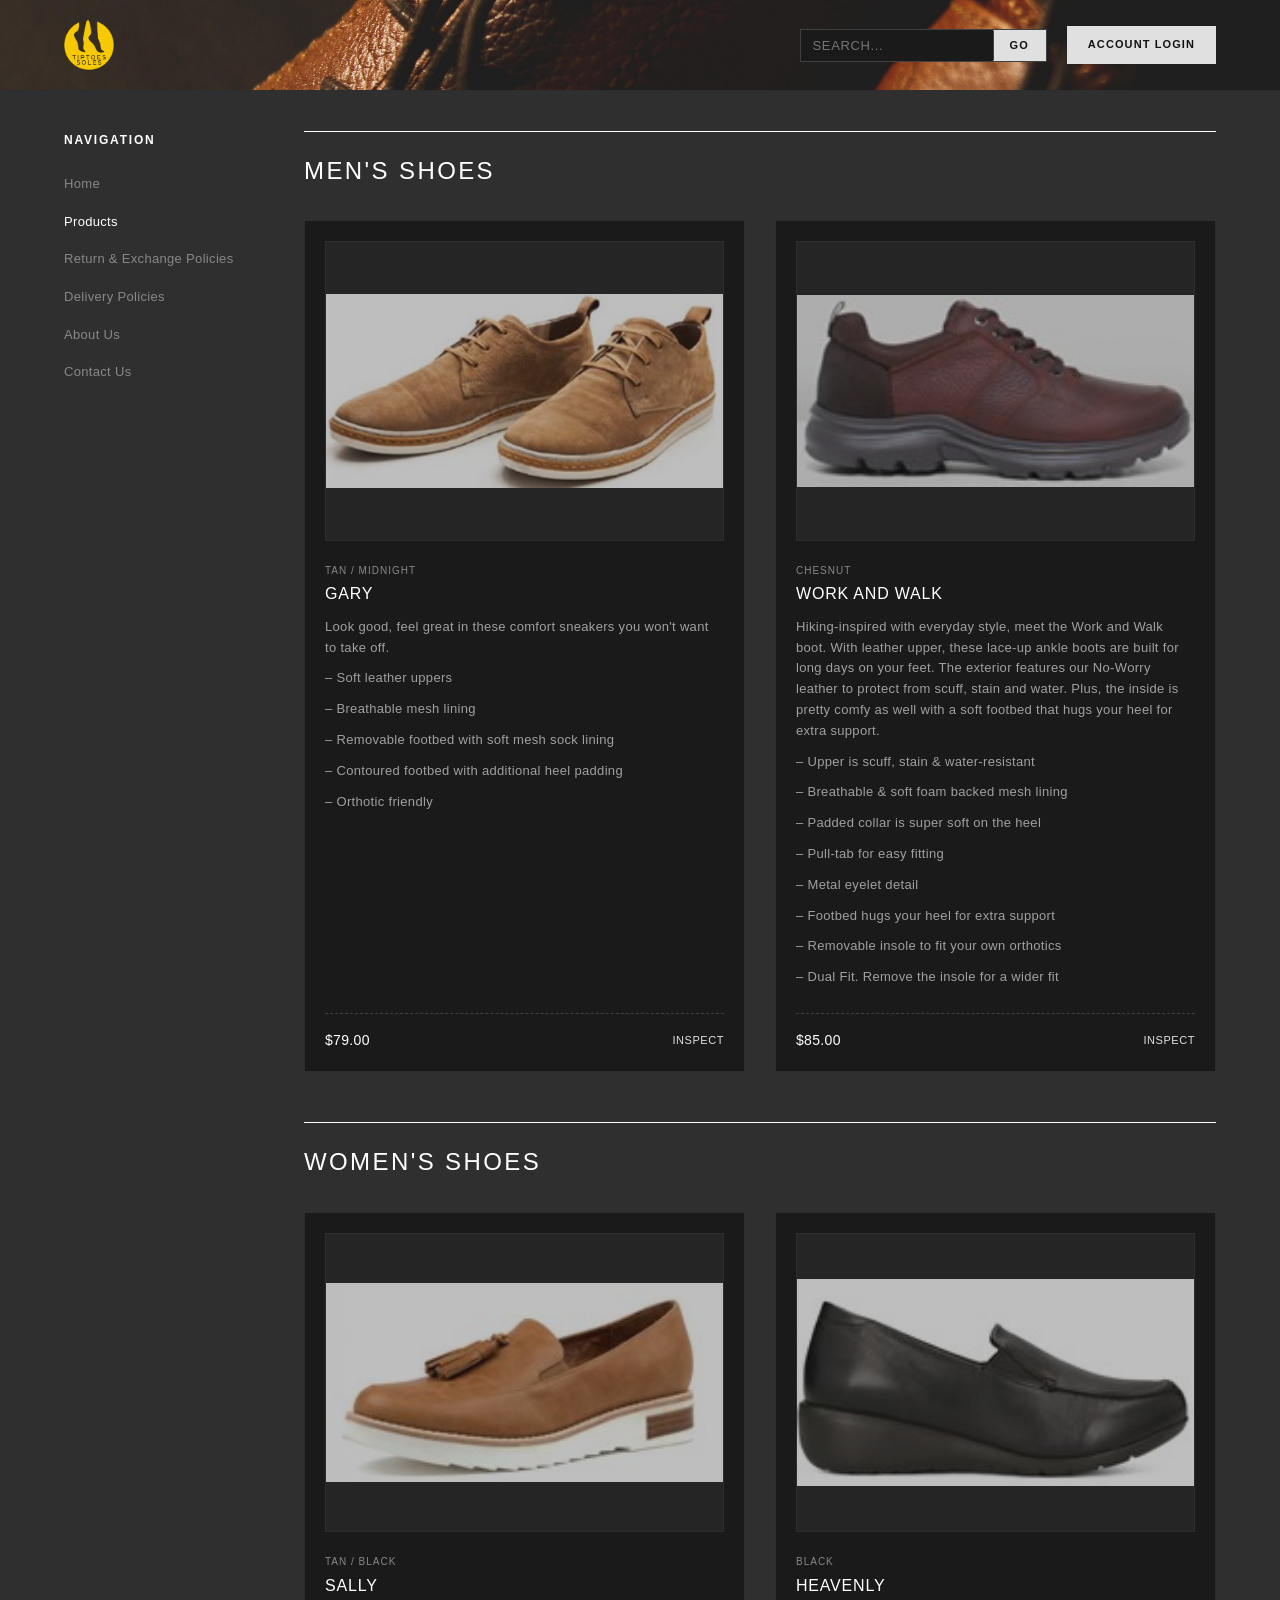
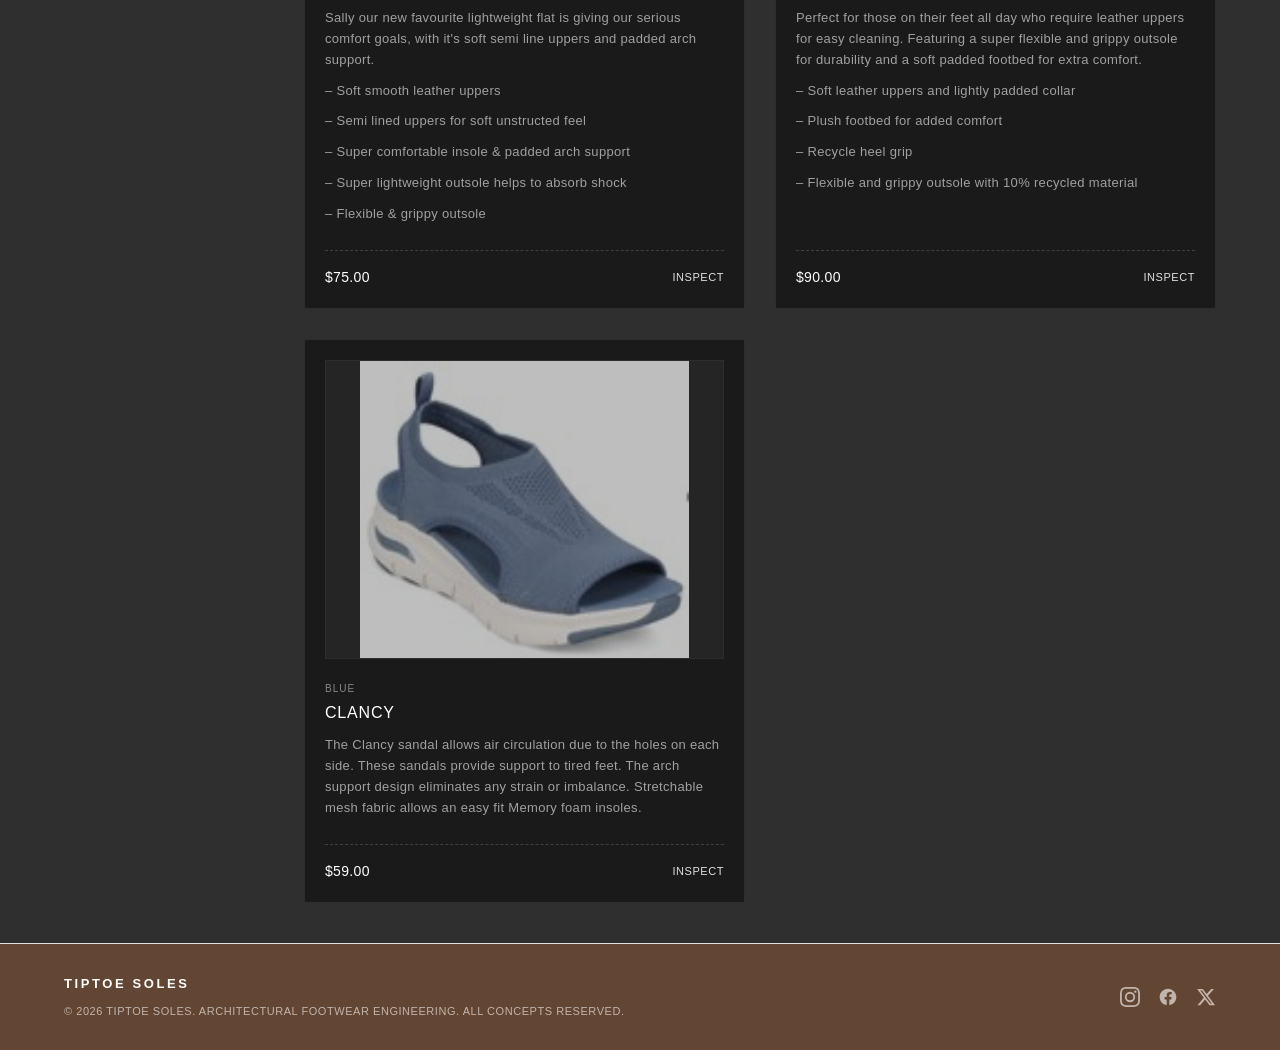
<file: products.html>
<!DOCTYPE html>
<html lang="en-au">
<head>
    <meta charset="UTF-8">
    <meta name="viewport" content="width=device-width, initial-scale=1.0">
    <title>Products - TipToe Soles</title>

    <link rel="stylesheet" href="CSS/body.css">
    <link rel="stylesheet" href="CSS/gridlayout.css">
    <link rel="stylesheet" href="CSS/headerlayout.css">
    <link rel="stylesheet" href="CSS/gennavlayout.css">
    <link rel="stylesheet" href="CSS/maincontentlayout.css">
    <link rel="stylesheet" href="CSS/footerlayout.css">
    <link rel="stylesheet" href="CSS/viewports.css">
    <style>

        /* --- Content Workspace Architecture --- */
        .content-area {
            display: flex;
            flex-direction: column;
            gap: 50px;
        }

        .gender-section {
            border-top: 1px solid #ffffff;
            padding-top: 20px;
        }

        .gender-section h1 {
            font-size: 24px;
            font-weight: 300;
            text-transform: uppercase;
            letter-spacing: 0.1em;
            color: #ffffff;
            margin-bottom: 30px;
        }

        /* Grid for Showcase Cards inside Workspace */
        .product-grid {
            display: grid;
            grid-template-columns: repeat(auto-fit, minmax(300px, 1fr));
            gap: 30px;
        }

        /* Product Card Layout with Flexible Dynamic Spaces */
        .card {
            background-color: #1a1a1a;
            border: 1px solid #2d2d2d;
            padding: 20px;
            display: flex;
            flex-direction: column;
            gap: 15px;
            transition: border-color 0.2s ease;
        }

        .card:hover {
            border-color: #e0e0e0;
        }

        .product-image-placeholder {
            width: 100%;
            aspect-ratio: 4 / 3;
            background-color: #262525;
            border: 1px solid #2d2d2d;
            display: flex;
            align-items: center;
            justify-content: center;
            overflow: hidden;
            position: relative;
        }

        .product-image-placeholder img {
            width: 100%;
            height: 100%;
            object-fit: contain;
            opacity: 0.7;
            transition: opacity 0.3s ease, transform 0.3s ease;
        }

        .card:hover .product-image-placeholder img {
            transform: scale(1.03);
        }

        .image-label {
            font-size: 10px;
            text-transform: uppercase;
            color: #555555;
            letter-spacing: 0.1em;
        }

        .card-tag {
            font-size: 10px;
            text-transform: uppercase;
            letter-spacing: 0.1em;
            color: #888888;
            margin-bottom: 5px;
        }

        .card h2 {
            font-size: 16px;
            font-weight: 400;
            text-transform: uppercase;
            letter-spacing: 0.05em;
            margin-bottom: 10px;
            color: #ffffff;
        }

        .card p {
            font-size: 13px;
            margin-bottom: 10px;
            color: #a0a0a0;
            font-weight: 300;
        }

        .card-footer {
            display: flex;
            justify-content: space-between;
            align-items: center;
            border-top: 1px dashed #404040;
            padding-top: 15px;
            margin-top: auto;
        }

        .price {
            font-size: 14px;
            color: #ffffff;
            font-weight: 400;
        }

        .view-btn {
            font-size: 11px;
            text-transform: uppercase;
            color: #e0e0e0;
            text-decoration: none;
            letter-spacing: 0.05em;
            background: none;
            border: none;
            cursor: pointer;
            padding: 0;
        }

        .view-btn:hover {
            text-decoration: underline;
        }

        /* --- Minimalist Popup (Modal) Window Architecture --- */
        .modal-overlay {
            position: fixed;
            top: 0;
            left: 0;
            width: 100%;
            height: 100%;
            background-color: rgba(18, 18, 18, 0.85); /* Dark desaturated dimming backdrop */
            backdrop-filter: blur(4px);               /* Premium architectural softening edge */
            display: flex;
            justify-content: center;
            align-items: center;
            z-index: 2000;
            opacity: 0;
            visibility: hidden;
            transition: opacity 0.3s ease, visibility 0.3s ease;
        }

        .modal-overlay.is-active {
            opacity: 1;
            visibility: visible;
        }

        .modal-container {
            background-color: #1a1a1a;
            border: 1px solid #e0e0e0;
            width: 90%;
            max-width: 550px;
            padding: 35px;
            position: relative;
            box-shadow: 0 20px 40px rgba(0,0,0,0.5);
            transform: translateY(20px);
            transition: transform 0.3s ease;
        }

        .modal-overlay.is-active .modal-container {
            transform: translateY(0);
        }

        .modal-close {
            position: absolute;
            top: 15px;
            right: 20px;
            background: none;
            border: none;
            color: #888888;
            font-size: 28px;
            line-height: 1;
            cursor: pointer;
            transition: color 0.2s ease;
        }

        .modal-close:hover {
            color: #ffffff;
        }

        .modal-header-tag {
            font-size: 10px;
            text-transform: uppercase;
            letter-spacing: 0.15em;
            color: #888888;
            margin-bottom: 5px;
            display: block;
        }

        .modal-title {
            font-size: 20px;
            text-transform: uppercase;
            letter-spacing: 0.05em;
            color: #ffffff;
            margin-bottom: 20px;
            border-bottom: 1px solid #2d2d2d;
            padding-bottom: 10px;
        }

        .modal-label {
            font-size: 11px;
            text-transform: uppercase;
            letter-spacing: 0.1em;
            color: #ffffff;
            margin-top: 15px;
            margin-bottom: 5px;
            font-weight: 600;
        }

        .modal-text {
            font-size: 13px;
            color: #a0a0a0;
            font-weight: 300;
            margin-bottom: 15px;
            line-height: 1.5;
        }

        /* Structuring technical details inside the popup box */
        .spec-list {
            list-style: none;
            margin-bottom: 20px;
        }

        .spec-list li {
            font-size: 12px;
            color: #a0a0a0;
            padding: 8px 0;
            border-bottom: 1px dashed #2d2d2d;
            display: flex;
            justify-content: space-between;
            align-items: center;
        }

        .spec-list li strong {
            color: #888888;
            font-weight: 400;
            text-transform: uppercase;
            font-size: 11px;
            letter-spacing: 0.05em;
        }

        .spec-list li span {
            color: #ffffff;
            text-align: right;
            padding-left: 15px;
        }

        /* --- Interactive Toggle Images --- */
        .toggle-img {
            cursor: pointer;
            /* Adds a very quick fade effect when the image source changes */
            transition: opacity 0.2s ease, transform 0.3s ease; 
        }

        /* Optional: Add a subtle hover hint to show it's clickable */
        .product-image-placeholder:hover .toggle-img {
            opacity: 0.85; 
        }

        /* --- PRESERVED DESKTOP SIDE-BY-SIDE GRID ALLOCATION --- */
        @media (min-width: 1025px) {
            .main-layout {
                display: grid !important;
                grid-template-columns: 200px 1fr !important;
                gap: 40px;
            }
            .content-area {
                min-width: 0 !important;
                width: 100% !important;
            }
        }
    </style>
</head>
<body>

<div class="site-container">

    <header class="site-header">
        <div class="logo-area">
            <a href="index.html">
                <img src="images/TipToe_Soles_Logo_colour.png" alt="TipToe Soles">
            </a>
        </div>
        <div class="header-actions">
            <form class="search-box" action="contact.html" method="get">
                <input type="text" name="contact" placeholder="Search..." required>
                <button type="submit" class="btn">Go</button>
            </form>
            <a href="login.html" class="btn-primary">Account Login</a>
        </div>
    </header>

    <div class="main-layout">
        
        <nav class="sidebar">
            <h2>Navigation</h2>
            <ul class="sidebar-menu">
                <li><a href="index.html">Home</a></li>                
                <li><a href="products.html" class="active">Products</a></li>
                <li><a href="returnexchange.html">Return & Exchange Policies</a></li>
                <li><a href="deliverypolicy.html">Delivery Policies</a></li>
                <li><a href="aboutus.html">About Us</a></li>
                <li><a href="contact.html">Contact Us</a></li>
            </ul>
        </nav>

        <main class="content-area">
            
            <!-- MEN'S FOOTWEAR SECTION -->
            <section class="gender-section" id="mens-collection">
                <h1>Men's Shoes</h1>
                <div class="product-grid">
                    
                    <div class="card" id="card-mens-essentials">
                        <div class="product-image-placeholder">
                            <img src="images/Gary_Tan.jpg" alt="Great comfort sneakers" 
                            data-default="images/Gary_Tan.jpg"
                            data-alt="images/Gary_Black.jpg"
                            class="toggle-img"
                            onclick="toggleProductImage(this)">
                        </div>
                        <div>
                            <span class="card-tag">Tan &sol; Midnight</span>
                            <h2>Gary</h2>
                            <p>Look good, feel great in these comfort sneakers you won't want to take off. </p>
                            <p>&ndash; Soft leather uppers</p>
                            <p>&ndash; Breathable mesh lining</p>
                            <p>&ndash; Removable footbed with soft mesh sock lining</p>
                            <p>&ndash; Contoured footbed with additional heel padding</p>
                            <p>&ndash; Orthotic friendly</p>
                        </div>
                        <div class="card-footer">
                            <span class="price">&dollar;79.00</span>
                            <button class="view-btn" onclick="openProductModal('mens-essentials')">Inspect</button>
                        </div>
                    </div>

                    <div class="card" id="card-mens-performance">
                        <div class="product-image-placeholder">
                            <img src="images/Work_and_Walk_Chesnut.jpg" alt="Great comfort sneakers">
                        </div>
                        <div>
                            <span class="card-tag">Chesnut</span>
                            <h2>Work and Walk</h2>
                            <p>Hiking-inspired with everyday style, meet the Work and Walk boot. With leather upper, these lace-up ankle boots are built for long days on your feet. The exterior features our No-Worry leather to protect from scuff, stain and water. Plus, the inside is pretty comfy as well with a soft footbed that hugs your heel for extra support.</p>
                            <p>&ndash; Upper is scuff, stain & water-resistant</p>
                            <p>&ndash; Breathable & soft foam backed mesh lining</p>
                            <p>&ndash; Padded collar is super soft on the heel</p>
                            <p>&ndash; Pull-tab for easy fitting</p>
                            <p>&ndash; Metal eyelet detail</p>
                            <p>&ndash; Footbed hugs your heel for extra support</p>
                            <p>&ndash; Removable insole to fit your own orthotics</p>
                            <p>&ndash; Dual Fit. Remove the insole for a wider fit</p>
                        </div>
                        <div class="card-footer">
                            <span class="price">&dollar;85.00</span>
                            <button class="view-btn" onclick="openProductModal('mens-performance')">Inspect</button>
                        </div>
                    </div>

                </div>
            </section>

            <!-- WOMEN'S FOOTWEAR SECTION -->
            <section class="gender-section" id="womens-collection">
                <h1>Women's Shoes</h1>
                <div class="product-grid">
                    
                    <div class="card" id="card-womens-essentials">
                        <div class="product-image-placeholder">
                            <img src="images/Sally_Tan.jpg" alt="Lightweight Flat" 
                            data-default="images/Sally_Tan.jpg"
                            data-alt="images/Sally_Black.jpg"
                            class="toggle-img"
                            onclick="toggleProductImage(this)">
                        </div>
                        <div>
                            <span class="card-tag">Tan &sol; Black</span>
                            <h2>Sally</h2>
                            <p>Sally our new favourite lightweight flat is giving our serious comfort goals, with it's soft semi line uppers and padded arch support.</p>
                            <p>&ndash; Soft smooth leather uppers</p>
                            <p>&ndash; Semi lined uppers for soft unstructed feel</p>
                            <p>&ndash; Super comfortable insole & padded arch support</p>
                            <p>&ndash; Super lightweight outsole helps to absorb shock</p>
                            <p>&ndash; Flexible & grippy outsole</p>
                        </div>
                        <div class="card-footer">
                            <span class="price">&dollar;75.00</span>
                            <button class="view-btn" onclick="openProductModal('womens-essentials')">Inspect</button>
                        </div>
                    </div>

                    <div class="card" id="card-womens-performance">
                        <div class="product-image-placeholder">
                            <img src="images/Heavenly_Black.jpg" alt="Flexible and grippy outsole">
                        </div>
                        <div>
                            <span class="card-tag">Black</span>
                            <h2>Heavenly</h2>
                            <p>Perfect for those on their feet all day who require leather uppers for easy cleaning. Featuring a super flexible and grippy outsole for durability and a soft padded footbed for extra comfort.</p>
                            <p>&ndash; Soft leather uppers and lightly padded collar</p>
                            <p>&ndash; Plush footbed for added comfort</p>
                            <p>&ndash; Recycle heel grip</p>
                            <p>&ndash; Flexible and grippy outsole with 10% recycled material</p>
                        </div>
                        <div class="card-footer">
                            <span class="price">&dollar;90.00</span>
                            <button class="view-btn" onclick="openProductModal('womens-performance')">Inspect</button>
                        </div>
                    </div>

                    <div class="card" id="card-womens-urban">
                        <div class="product-image-placeholder">
                            <img src="images/Clancy_Blue.jpg" alt="Easy fit memory foam">
                        </div>
                        <div>
                            <span class="card-tag">Blue</span>
                            <h2>Clancy</h2>
                            <p>The Clancy sandal allows air circulation due to the holes on each side. These sandals provide support to tired feet. The arch support design eliminates any strain or imbalance.  Stretchable mesh fabric allows an easy fit Memory foam insoles.</p>
                        </div>
                        <div class="card-footer">
                            <span class="price">&dollar;59.00</span>
                            <button class="view-btn" onclick="openProductModal('womens-urban')">Inspect</button>
                        </div>
                    </div>

                </div>
            </section>

        </main>
    </div>

    <!-- GLOBAL MODAL BACKDROP AND WINDOW CONTAINER -->
    <div class="modal-overlay" id="productModalOverlay" onclick="closeProductModal(event)">
        <div class="modal-container" onclick="event.stopPropagation()">
            <!-- FIXED: Correct close method arguments to bypass JS execution errors -->
            <button class="modal-close" onclick="closeProductModal(null, true)">&times;</button>
            <span class="modal-header-tag" id="popupTag">Edition</span>
            <h3 class="modal-title" id="popupTitle">Product Name</h3>
            
            <h4 class="modal-label">Shoe Sizes</h4>
            <ul class="spec-list">
                <li><strong>Sizes</strong> <span id="popupSize">Size here</span></li>
            </ul>

            <h4 class="modal-label">Materials & Details</h4>
            <ul class="spec-list">
                <li><strong>Product Code</strong> <span id="popupCode">TTS-000</span></li>
                <li><strong>Sole Material</strong> <span id="popupSole">Material</span></li>
                <li><strong>Sock Material</strong> <span id="popupSock">Material</span></li>
                <li><strong>Lining Material</strong> <span id="popupLining">Material</span></li>
                <li><strong>Upper Material</strong> <span id="popupUpper">Material</span></li>
            </ul>
        </div>
    </div>

    <footer class="site-footer">
        <div class="footer-content">
            <h2>TipToe Soles</h2>
            <p>&#169; 2026 TipToe Soles. Architectural Footwear Engineering. All concepts reserved.</p>
        </div>

        <div class="footer-icons">
            <a href="https://instagram.com" class="footer-icon-link" target="_blank" rel="noopener" aria-label="Instagram Profile">
                <svg viewBox="0 0 24 24">
                    <path d="M12 2.163c3.204 0 3.584.012 4.85.07 3.252.148 4.771 1.691 4.919 4.919.058 1.265.069 1.645.069 4.849 0 3.205-.012 3.584-.069 4.849-.149 3.225-1.664 4.771-4.919 4.919-1.266.058-1.644.07-4.85.07-3.204 0-3.584-.012-4.849-.07-3.26-.149-4.771-1.699-4.919-4.92-.058-1.265-.07-1.644-.07-4.849 0-3.204.013-3.583.07-4.849.149-3.227 1.664-4.771 4.919-4.919 1.266-.057 1.645-.069 4.849-.069zM12 0C8.741 0 8.333.014 7.053.072 2.695.272.273 2.69.073 7.051.014 8.333 0 8.741 0 12c0 3.259.014 3.668.072 4.948.2 4.358 2.618 6.78 6.98 6.98 1.281.058 1.689.072 4.948.072 3.259 0 3.668-.014 4.948-.072 4.354-.2 6.782-2.618 6.979-6.98.059-1.28.073-1.689.073-4.948 0-3.259-.014-3.667-.072-4.947-.196-4.354-2.617-6.78-6.979-6.98C15.668.014 15.259 0 12 0zm0 5.838a6.162 6.162 0 100 12.324 6.162 6.162 0 000-12.324zM12 16a4 4 0 110-8 4 4 0 010 8zm6.406-11.845a1.44 1.44 0 100 2.881 1.44 1.44 0 000-2.881z"/>
                </svg>
            </a>

            <a href="https://facebook.com" class="footer-icon-link" target="_blank" rel="noopener" aria-label="Facebook Page">
                <svg viewBox="0 0 24 24">
                    <path d="M22 12c0-5.523-4.477-10-10-10S2 6.477 2 12c0 4.991 3.657 9.128 8.438 9.878v-6.987h-2.54V12h2.54V9.797c0-2.506 1.492-3.89 3.777-3.89 1.094 0 2.238.195 2.238.195v2.46h-1.26c-1.243 0-1.63.771-1.63 1.562V12h2.773l-.443 2.89h-2.33v6.988C18.343 21.128 22 16.991 22 12z"/>
                </svg>
            </a>

            <a href="https://twitter.com" class="footer-icon-link" target="_blank" rel="noopener" aria-label="Twitter Feed">
                <svg viewBox="0 0 24 24">
                    <path d="M18.244 2.25h3.308l-7.227 8.26 8.502 11.24H16.17l-5.214-6.817L4.99 21.75H1.68l7.73-8.835L1.254 2.25H8.08l4.713 6.231zm-1.161 17.52h1.833L7.084 4.126H5.117z"/>
                </svg>
            </a>
        </div>
    </footer>

</div>

<!-- DATA MATRIX AND LIGHTWEIGHT ENGINE SCRIPT -->
<script>
    // System data structure matching your exact fields
    const productData = {
        'mens-essentials': {
            tag: "Tan / Midnight",
            title: "Gary",
            size: "US 6,7, 8, 9, 10, 11",
            code: "30213",
            sole: "Rubber",
            sock: "Synthetic",
            lining: "Eco friendly",
            upper: "Leather"
        },
        'mens-performance': {
            tag: "Chestnut",
            title: "Work and Walk",
            size: "US 6,7, 8, 9, 10, 11",
            code: "30144",
            sole: "Rubber",
            sock: "Pigskin",
            lining: "Mesh",
            upper: "Leather"
        },
        'womens-essentials': {
            tag: "Tan / Black",
            title: "Sally",
            size: "US 6,7 8, 9, 10, 11",
            code: "301818",
            sole: "Phylon Rubber",
            sock: "Pigskin",
            lining: "Leather/synthetic",
            upper: "Leather"
        },
        'womens-performance': {
            tag: "Black",
            title: "Heavenly",
            size: "US 6,7, 8, 9, 10, 11",
            code: "21960",
            sole: "Rubber",
            sock: "Pigskin",
            lining: "Unlined",
            upper: "Leather"
        },
        'womens-urban': {
            tag: "Blue",
            title: "Clancy",
            size: "US 6,7, 8, 9, 10, 11",
            code: "30182",
            sole: "Rubber",
            sock: "Pigskin",
            lining: "Unlined",
            upper: "Leather"
        }
    };

    const overlay = document.getElementById('productModalOverlay');

    // Controller actions to feed and manifest data arrays safely
    function openProductModal(productId) {
        const data = productData[productId];
        if (!data) return;

        document.getElementById('popupTag').innerText = data.tag;
        document.getElementById('popupTitle').innerText = data.title;
        document.getElementById('popupSize').innerText = data.size;
        document.getElementById('popupCode').innerText = data.code;
        document.getElementById('popupSole').innerText = data.sole;
        document.getElementById('popupSock').innerText = data.sock;
        document.getElementById('popupLining').innerText = data.lining;
        document.getElementById('popupUpper').innerText = data.upper;

        overlay.classList.add('is-active');
        document.body.style.overflow = 'hidden'; // Prevents background body scrolling
    }

    function closeProductModal(event, force = false) {
        if (force || event.target === overlay) {
            overlay.classList.remove('is-active');
            document.body.style.overflow = ''; // Restores baseline scrolling
        }
    }

    // Capture Escape key to close the popup naturally
    document.addEventListener('keydown', function(e) {
        if (e.key === 'Escape' && overlay.classList.contains('is-active')) {
            closeProductModal(null, true);
        }
    });

    // --- Interactive Image Toggle Engine ---
    function toggleProductImage(imgElement) {
        // Retrieve the stored file paths
        const defaultSrc = imgElement.getAttribute('data-default');
        const altSrc = imgElement.getAttribute('data-alt');
        
        // Check what is currently rendering (using getAttribute avoids absolute URL path issues)
        const currentSrc = imgElement.getAttribute('src');

        // Briefly drop opacity for a smooth visual transition
        imgElement.style.opacity = 0.7;

        setTimeout(() => {
            // Swap the source file
            if (currentSrc === defaultSrc) {
                imgElement.setAttribute('src', altSrc);
            } else {
                imgElement.setAttribute('src', defaultSrc);
            }
            
            // Restore opacity
            imgElement.style.opacity = 0.7;
        }, 150); // 150ms matches the CSS transition speed
    }
</script>

</body>
</html>
</file>
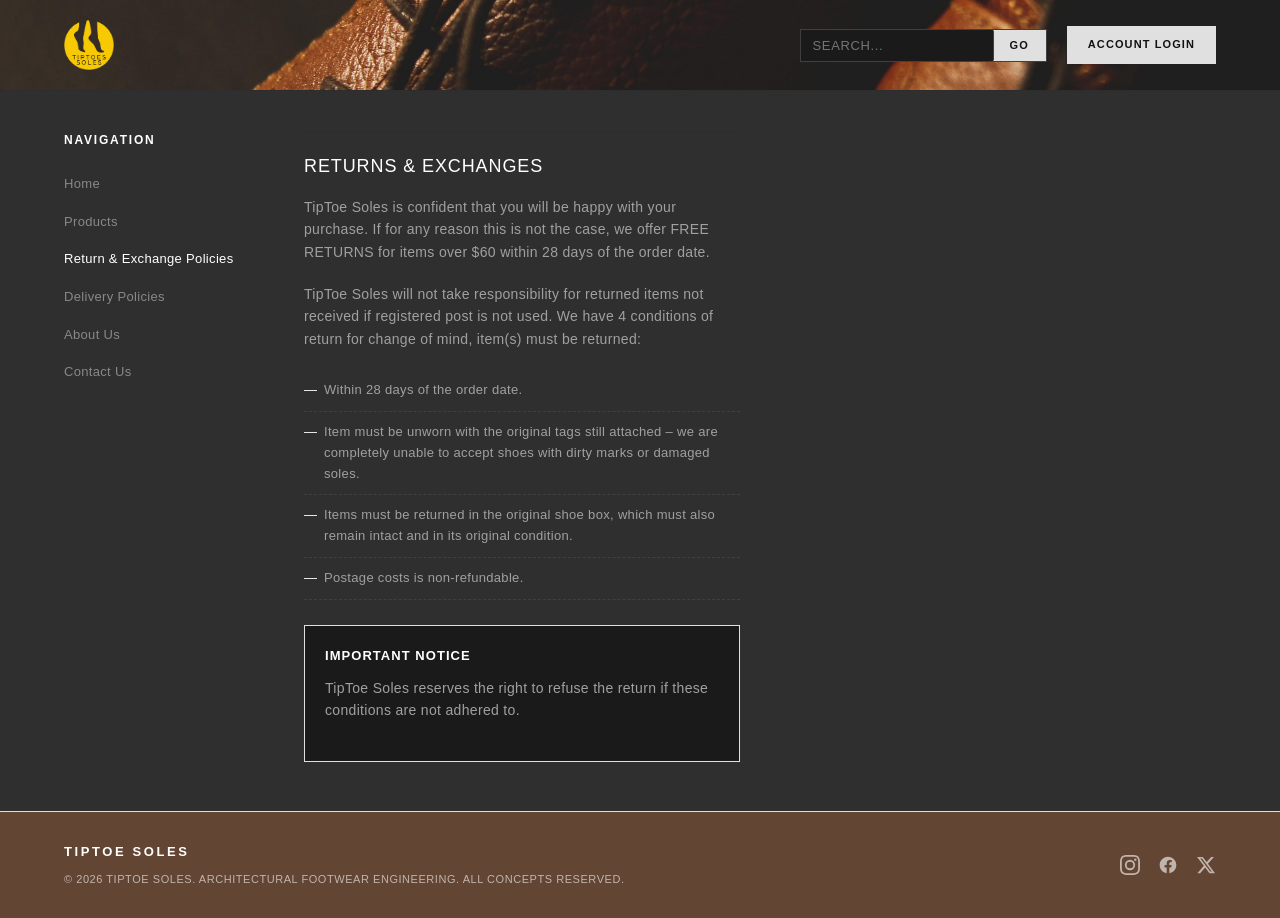
<file: returnexchange.html>
<!DOCTYPE html>
<html lang="en-au">
<head>
    <meta charset="UTF-8">
    <meta name="viewport" content="width=device-width, initial-scale=1.0">
    <title>Returns & Exchanges - TipToe Soles</title>

    <link rel="stylesheet" href="CSS/body.css">
    <link rel="stylesheet" href="CSS/gridlayout.css">
    <link rel="stylesheet" href="CSS/headerlayout.css">
    <link rel="stylesheet" href="CSS/gennavlayout.css">
    <link rel="stylesheet" href="CSS/maincontentlayout.css">
    <link rel="stylesheet" href="CSS/footerlayout.css">
    <link rel="stylesheet" href="CSS/viewports.css">    
    <style>

        /* --- Dark Content Architecture --- */
        .content-area {
            display: grid;
            grid-template-columns: repeat(auto-fit, minmax(300px, 1fr));
            gap: 40px;
            align-content: start;
        }

        .card {
            background-color: #302F2F;
            border-top: 1px solid #2d2d2d;
            padding-top: 20px;
        }

        .card h2 {
            font-size: 18px;
            font-weight: 400;
            text-transform: uppercase;
            letter-spacing: 0.05em;
            margin-bottom: 15px;
            color: #ffffff;
        }

        .card p {
            font-size: 14px;
            margin-bottom: 20px;
            color: #a0a0a0;
            font-weight: 300;
        }

        /* Minimalist Condition List */
        .policy-list {
            list-style: none;
            margin: 20px 0;
        }

        .policy-list li {
            font-size: 13px;
            color: #a0a0a0;
            padding: 10px 0;
            border-bottom: 1px dashed #404040;
            position: relative;
            padding-left: 20px;
        }

        .policy-list li::before {
            content: "\2014";
            position: absolute;
            left: 0;
            color: #ffffff;
        }

        /* Attention Box Style derived from core identity */
        .attention-prompt {
            border: 1px solid #e0e0e0;
            background-color: #1a1a1a;
            padding: 20px;
            margin-top: 25px;
        }

        .attention-prompt h3 {
            font-size: 13px;
            text-transform: uppercase;
            letter-spacing: 0.08em;
            margin-bottom: 10px;
            color: #ffffff;
        }

        /* --- PRESERVED DESKTOP SIDE-BY-SIDE SPLIT --- */
        @media (min-width: 1025px) {
            .main-layout {
                display: grid !important;
                grid-template-columns: 200px 1fr !important;
                gap: 40px;
            }
            .content-area {
                display: grid !important;
                grid-template-columns: 1fr 1fr !important;
                gap: 40px;
                align-items: start;
            }
            .content-area > * {
                min-width: 0 !important;
                width: 100% !important;
            }
        }
    </style>
</head>
<body>

<div class="site-container">

    <header class="site-header">
        <div class="logo-area">
            <a href="index.html">
                <img src="images/TipToe_Soles_Logo_colour.png" alt="TipToe Soles">
            </a>
        </div>
        <div class="header-actions">
            <form class="search-box" action="contact.html" method="get">
                <input type="text" name="contact" placeholder="Search..." required>
                <button type="submit" class="btn">Go</button>
            </form>
            <a href="login.html" class="btn-primary">Account Login</a>
        </div>
    </header>

    <div class="main-layout">
        
        <nav class="sidebar">
            <h2>Navigation</h2>
            <ul class="sidebar-menu">
                <li><a href="index.html">Home</a></li>               
                <li><a href="products.html">Products</a></li>
                <li><a href="returnexchange.html" class="active">Return & Exchange Policies</a></li>
                <li><a href="deliverypolicy.html">Delivery Policies</a></li>
                <li><a href="aboutus.html">About Us</a></li>
                <li><a href="contact.html">Contact Us</a></li>
            </ul>
        </nav>

        <main class="content-area">
            
            <section class="card">
                <h2>Returns & Exchanges</h2>
                <p>TipToe Soles is confident that you will be happy with your purchase. If for any reason this is not the case, we offer FREE RETURNS for items over $60 within 28 days of the order date.</p>
                <p>TipToe Soles will not take responsibility for returned items not received if registered post is not used. We have 4 conditions of return for change of mind, item(s) must be returned:</p>

                <ul class="policy-list">
                    <li>Within 28 days of the order date.</li>
                    <li>Item must be unworn with the original tags still attached &ndash; we are completely unable to accept shoes with dirty marks or damaged soles.</li>
                    <li>Items must be returned in the original shoe box, which must also remain intact and in its original condition.</li>
                    <li>Postage costs is non-refundable.</li>
                </ul>
                
                <div class="attention-prompt">
                    <h3>Important Notice</h3>
                    <p>TipToe Soles reserves the right to refuse the return if these conditions are not adhered to.</p>
                </div>
            </section>

        </main>
    </div>

    <footer class="site-footer">
        <div class="footer-content">
            <h2>TipToe Soles</h2>
            <p>&#169; 2026 TipToe Soles. Architectural Footwear Engineering. All concepts reserved.</p>
        </div>

        <div class="footer-icons">
            <a href="https://instagram.com" class="footer-icon-link" target="_blank" rel="noopener" aria-label="Instagram Profile">
                <svg viewBox="0 0 24 24">
                    <path d="M12 2.163c3.204 0 3.584.012 4.85.07 3.252.148 4.771 1.691 4.919 4.919.058 1.265.069 1.645.069 4.849 0 3.205-.012 3.584-.069 4.849-.149 3.225-1.664 4.771-4.919 4.919-1.266.058-1.644.07-4.85.07-3.204 0-3.584-.012-4.849-.07-3.26-.149-4.771-1.699-4.919-4.92-.058-1.265-.07-1.644-.07-4.849 0-3.204.013-3.583.07-4.849.149-3.227 1.664-4.771 4.919-4.919 1.266-.057 1.645-.069 4.849-.069zM12 0C8.741 0 8.333.014 7.053.072 2.695.272.273 2.69.073 7.051.014 8.333 0 8.741 0 12c0 3.259.014 3.668.072 4.948.2 4.358 2.618 6.78 6.98 6.98 1.281.058 1.689.072 4.948.072 3.259 0 3.668-.014 4.948-.072 4.354-.2 6.782-2.618 6.979-6.98.059-1.28.073-1.689.073-4.948 0-3.259-.014-3.667-.072-4.947-.196-4.354-2.617-6.78-6.979-6.98C15.668.014 15.259 0 12 0zm0 5.838a6.162 6.162 0 100 12.324 6.162 6.162 0 000-12.324zM12 16a4 4 0 110-8 4 4 0 010 8zm6.406-11.845a1.44 1.44 0 100 2.881 1.44 1.44 0 000-2.881z"/>
                </svg>
            </a>

            <a href="https://facebook.com" class="footer-icon-link" target="_blank" rel="noopener" aria-label="Facebook Page">
                <svg viewBox="0 0 24 24">
                    <path d="M22 12c0-5.523-4.477-10-10-10S2 6.477 2 12c0 4.991 3.657 9.128 8.438 9.878v-6.987h-2.54V12h2.54V9.797c0-2.506 1.492-3.89 3.777-3.89 1.094 0 2.238.195 2.238.195v2.46h-1.26c-1.243 0-1.63.771-1.63 1.562V12h2.773l-.443 2.89h-2.33v6.988C18.343 21.128 22 16.991 22 12z"/>
                </svg>
            </a>

            <a href="https://twitter.com" class="footer-icon-link" target="_blank" rel="noopener" aria-label="Twitter Feed">
                <svg viewBox="0 0 24 24">
                    <path d="M18.244 2.25h3.308l-7.227 8.26 8.502 11.24H16.17l-5.214-6.817L4.99 21.75H1.68l7.73-8.835L1.254 2.25H8.08l4.713 6.231zm-1.161 17.52h1.833L7.084 4.126H5.117z"/>
                </svg>
            </a>
        </div>
    </footer>

</div>

</body>
</html>
</file>
<file: CSS/body.css>
/* --- CSS Reset & Minimal Dark Base Styles --- */
* {
    box-sizing: border-box;
    margin: 0;
    padding: 0;
}

body {
    font-family: "Helvetica Neue", Helvetica, Arial, sans-serif;
    background-color: #302F2F; /* Charcoal Black */
    color: #e0e0e0;            /* Off-white */
    line-height: 1.6;
    letter-spacing: 0.02em;
    display: flex;
    flex-direction: column;
    min-height: 100vh;
}
</file>
<file: CSS/gridlayout.css>
/* --- Master Grid Layout --- */
.site-container {
    display: grid;
    grid-template-rows: auto minmax(calc(100vh - 180px), auto) auto;
    grid-template-areas:
        "header"
        "main"
        "footer";
    min-height: 100vh;
}
</file>
<file: CSS/headerlayout.css>
/* --- Minimalist Dark Header --- */
        .site-header {
            grid-area: header;
            background-image: url(../images/rupixen-shoes-4345692_1920.jpg);
            background-size: cover;
            background-position: center;
            background-repeat: no-repeat;
            border-bottom: 1px solid #2d2d2d;
            display: flex;
            justify-content: space-between;
            align-items: center;
            padding: 20px 5%;
            flex-wrap: wrap;
            gap: 20px;
        }

        .logo-area img {
            max-height: 50px;
            width: auto;
            display: block;
        }

        .header-actions {
            display: flex;
            align-items: center;
            gap: 20px;
            flex-wrap: wrap;
        }

        .search-box {
            display: flex;
            border: 1px solid #404040;
            background-color: #1a1a1a;
        }

        .search-box input {
            padding: 8px 12px;
            border: none;
            outline: none;
            font-size: 13px;
            background: transparent;
            color: #e0e0e0;
            text-transform: uppercase;
            letter-spacing: 0.05em;
        }

        .search-box button {
            background-color: #e0e0e0;
            color: #121212;
            border: 1px solid #e0e0e0;
            border-left: 1px solid #404040;
            padding: 8px 16px;
            cursor: pointer;
            font-size: 11px;
            font-weight: 600;
            text-transform: uppercase;
            letter-spacing: 0.1em;
            transition: background 0.2s ease, color 0.2s ease;
        }

        .search-box button:hover {
            background-color: transparent;
            color: #e0e0e0;
            border-color: #e0e0e0;
        }

        .btn-primary {
            background-color: #e0e0e0;
            color: #121212;
            border: 1px solid #e0e0e0;
            padding: 9px 20px;
            cursor: pointer;
            font-size: 11px;
            font-weight: 600;
            text-transform: uppercase;
            letter-spacing: 0.1em;
            transition: background 0.2s ease, color 0.2s ease;
            display: inline-block;
            text-decoration: none;
        }

        .btn-primary:hover {
            background-color: transparent;
            color: #e0e0e0;
            border-color: #e0e0e0;
        }
</file>
<file: CSS/maincontentlayout.css>
/* --- Main Layout Split --- */
        .main-layout {
            grid-area: main;
            display: grid;
            grid-template-columns: 200px 240px 1fr; /* Navigation | Catalogue | Content Workspace */
            width: 100%;
            max-width: 1400px; 
            margin: 0 auto;
            padding: 40px 5%;
            gap: 40px;
        }
</file>
<file: CSS/indexlayout.css>
/* --- Sidebar & Catalogue Structural Items --- */
.sidebar, .catalogue-box {
    background-color: #302F2F;
    align-self: start;
}

.sidebar h2, .catalogue-box h2 {
    font-size: 12px;
    font-weight: 700;
    text-transform: uppercase;
    letter-spacing: 0.15em;
    margin-bottom: 20px;
    color: #ffffff;
}

.catalogue-box {
    border-top: 1px solid #2d2d2d;
    padding-top: 20px;
}

.sidebar-menu {
    list-style: none;
}

.sidebar-menu li {
    margin-bottom: 12px;
}

.sidebar-menu a {
    display: inline-block;
    color: #888888;
    text-decoration: none;
    font-size: 13px;
    transition: color 0.2s ease;
}

.sidebar-menu a:hover {
    color: #ffffff;
    text-decoration: underline;
    text-underline-offset: 4px;
}

.sidebar-menu a.active {
    color: #ffffff;
}

/* --- High-Density Grid & Product Cards --- */
.product-grid {
    display: grid;
    grid-template-columns: repeat(auto-fit, minmax(240px, 1fr)); 
    gap: 20px;              
    margin-top: 10px;
}

.card {
    background-color: #242323; 
    border: 1px solid #3d3d3d;
    padding: 15px;
    display: flex;
    flex-direction: column;
    gap: 12px;
    transition: border-color 0.3s ease, transform 0.2s ease;
}

.card:hover {
    border-color: #e0e0e0;
    transform: translateY(-2px);
}

.product-image-placeholder {
    width: 100%;
    aspect-ratio: 21 / 9;
    background-color: #1a1a1a;
    border: 1px solid #2d2d2d;
    display: flex;
    align-items: center;
    justify-content: center;
    overflow: hidden;
    position: relative;
}

.product-image-placeholder img {
    width: 100%;
    height: 100%;
    object-fit: cover;
    opacity: 0.7;
    transition: opacity 0.3s ease, transform 0.3s ease;
}

.card:hover .product-image-placeholder img {
    opacity: 1;
    transform: scale(1.02);
}

.card-tag {
    font-size: 9px;
    text-transform: uppercase;
    letter-spacing: 0.1em;
    color: #888888;
    margin-bottom: 2px;
    font-weight: 600;
    display: block;
}

.card h3 {
    font-size: 13px;
    font-weight: 500;
    color: #ffffff;
    margin-bottom: 4px;
    text-transform: uppercase;
    letter-spacing: 0.05em;
}

.card p {
    font-size: 11px;
    color: #a0a0a0;
    line-height: 1.3;
    margin-bottom: 10px;
    font-weight: 300;
}

.card-footer {
    display: flex;
    justify-content: space-between;
    align-items: center;
    margin-top: auto;
    padding-top: 8px;
    border-top: 1px solid #343333;
}

.price {
    font-size: 12px;
    font-weight: 600;
    color: #ffffff;
}

.view-btn {
    font-size: 9px;
    text-transform: uppercase;
    letter-spacing: 0.05em;
    color: #888888;
    font-weight: 600;
    background: none;
    border: none;
    cursor: pointer;
    padding: 0;
    transition: color 0.2s ease;
}

.card:hover .view-btn {
    color: #ffffff;
    text-decoration: underline;
    text-underline-offset: 3px;
}

/* --- Minimalist Popup (Modal) Window Architecture --- */
.modal-overlay {
    position: fixed;
    top: 0;
    left: 0;
    width: 100%;
    height: 100%;
    background-color: rgba(18, 18, 18, 0.85); 
    backdrop-filter: blur(4px);               
    display: flex;
    justify-content: center;
    align-items: center;
    z-index: 2000;
    opacity: 0;
    visibility: hidden;
    transition: opacity 0.3s ease, visibility 0.3s ease;
}

.modal-overlay.is-active {
    opacity: 1;
    visibility: visible;
}

.modal-container {
    background-color: #1a1a1a;
    border: 1px solid #e0e0e0;
    width: 90%;
    max-width: 550px;
    padding: 35px;
    position: relative;
    box-shadow: 0 20px 40px rgba(0,0,0,0.5);
    transform: translateY(20px);
    transition: transform 0.3s ease;
}

.modal-overlay.is-active .modal-container {
    transform: translateY(0);
}

.modal-close {
    position: absolute;
    top: 15px;
    right: 20px;
    background: none;
    border: none;
    color: #888888;
    font-size: 28px;
    line-height: 1;
    cursor: pointer;
    transition: color 0.2s ease;
}

.modal-close:hover {
    color: #ffffff;
}

.modal-header-tag {
    font-size: 10px;
    text-transform: uppercase;
    letter-spacing: 0.15em;
    color: #888888;
    margin-bottom: 5px;
    display: block;
}

.modal-title {
    font-size: 20px;
    text-transform: uppercase;
    letter-spacing: 0.05em;
    color: #ffffff;
    margin-bottom: 20px;
    border-bottom: 1px solid #2d2d2d;
    padding-bottom: 10px;
}

.modal-label {
    font-size: 11px;
    text-transform: uppercase;
    letter-spacing: 0.1em;
    color: #ffffff;
    margin-top: 15px;
    margin-bottom: 5px;
    font-weight: 600;
}

.modal-text {
    font-size: 13px;
    color: #a0a0a0;
    font-weight: 300;
    margin-bottom: 15px;
    line-height: 1.5;
}

.spec-list {
    list-style: none;
    margin-bottom: 20px;
}

.spec-list li {
    font-size: 12px;
    color: #a0a0a0;
    padding: 8px 0;
    border-bottom: 1px dashed #2d2d2d;
    display: flex;
    justify-content: space-between;
    align-items: center;
}

.spec-list li strong {
    color: #888888;
    font-weight: 400;
    text-transform: uppercase;
    font-size: 11px;
    letter-spacing: 0.05em;
}

.spec-list li span {
    color: #ffffff;
    text-align: right;
    padding-left: 15px;
}
        
/* --- Dark Content Architecture --- */
.content-area {
    display: flex;
    flex-direction: column;
    gap: 30px;
    align-content: start;
}

.content-card {
    background-color: #302F2F;
    border-top: 1px solid #2d2d2d;
    padding-top: 20px;
}

.content-card h2 {
    font-size: 18px;
    font-weight: 400;
    text-transform: uppercase;
    letter-spacing: 0.05em;
    margin-bottom: 15px;
    color: #ffffff;
}

.content-card > p {
    font-size: 14px;
    margin-bottom: 20px;
    color: #a0a0a0;
    font-weight: 300;
}

.nested-location {
    margin: 25px 0;
    border-top: 1px solid #3d3d3d;
    padding-top: 25px;
}

.nested-location h4 {
    font-size: 13px;
    text-transform: uppercase;
    letter-spacing: 0.08em;
    margin-bottom: 15px;
    color: #ffffff;
}

/* Responsive Map Wrapper with Dark-Mode Inversion */
.map-wrapper {
    position: relative;
    padding-bottom: 30%; 
    height: 0;
    overflow: hidden;
    margin-bottom: 15px;
    border: 1px solid #2d2d2d;
}

.map-wrapper iframe {
    position: absolute;
    top: 0;
    left: 0;
    width: 100%;
    height: 100%;
}

.login-prompt {
    border: 1px solid #e0e0e0;
    background-color: #1a1a1a;
    padding: 20px;
    margin-top: 5px;
}

.login-prompt h3 {
    font-size: 13px;
    text-transform: uppercase;
    letter-spacing: 0.08em;
    margin-bottom: 10px;
    color: #ffffff;
}
</file>
<file: CSS/footerlayout.css>
/* --- Minimal Dark Footer Architecture --- */
.site-footer {
    grid-area: footer;
    background-color: #634533;
    color: #ffffff;
    border-top: 1px solid #e0e0e0;
    padding: 30px 5%;
    
    /* Convert layout to distribute elements to opposite sides */
    display: flex;
    justify-content: space-between;
    align-items: center;
    flex-wrap: wrap;
    gap: 20px;
}

.footer-content {
    text-align: left;
}

.footer-content h2 {
    font-size: 13px;
    font-weight: 600;
    text-transform: uppercase;
    letter-spacing: 0.2em;
    margin-bottom: 8px;
}

.footer-content p {
    color: #ffffff;
    font-size: 11px;
    text-transform: uppercase;
    letter-spacing: 0.05em;
    opacity: 0.6;
}

/* --- Right Side Icon Container --- */
.footer-icons {
    display: flex;
    gap: 18px; /* Control structural gap between icons */
    align-items: center;
}

.footer-icon-link {
    color: #ffffff;
    opacity: 0.6;
    display: inline-block;
    transition: opacity 0.2s ease, transform 0.2s ease;
}

.footer-icon-link:hover {
    opacity: 1;
    transform: translateY(-2px); /* Subtle elevate hint on hover */
}

/* Forces inline SVGs to match the clean minimalist geometry */
.footer-icon-link svg {
    width: 20px;
    height: 20px;
    fill: currentColor;
    display: block;
}

/* --- Responsive Adaptations --- */
@media (max-width: 680px) {
    .site-footer {
        flex-direction: column;
        text-align: center;
        padding: 35px 5%;
    }
    
    .footer-content {
        text-align: center;
    }
    
    .footer-icons {
        justify-content: center;
        margin-top: 5px;
    }
}
</file>
<file: CSS/viewports.css>
/* --- Responsive Viewports --- */
        @media (max-width: 1024px) {
            .main-layout {
                grid-template-columns: 200px 1fr;
                gap: 40px;
                padding: 30px 5%;
            }
            .content-area {
                display: grid;
                grid-template-columns: repeat(2,1fr);
                gap:40px;
            }
            .sidebar, .catalogue-box {
                border-bottom: 1px solid #2d2d2d;
                padding-bottom: 20px;
            }
        }

        @media (max-width: 600px) {
            .site-header {
                flex-direction: column;
                align-items: flex-start;
                padding: 25px 5%;
            }
            .header-actions {
                width: 100%;
                flex-direction: column;
                align-items: flex-start;
            }
            .search-box {
                width: 100%;
            }
            .search-box input {
                flex-grow: 1;
            }
            .btn-primary {
                width: 100%;
                text-align: center;
            }
        }
</file>
<file: CSS/gennavlayout.css>
/* --- Sidebar & Catalogue Box Structural Items --- */
        .sidebar {
            background-color: #302F2F;
            align-self: start;
        }

        .sidebar h2 {
            font-size: 12px;
            font-weight: 700;
            text-transform: uppercase;
            letter-spacing: 0.15em;
            margin-bottom: 20px;
            color: #ffffff;
        }

        /* Catalogue Specific Border Accent for Minimalist Visual Break */

        .sidebar-menu {
            list-style: none;
        }

        .sidebar-menu li {
            margin-bottom: 12px;
        }

        .sidebar-menu a {
            display: inline-block;
            color: #888888;
            text-decoration: none;
            font-size: 13px;
            transition: color 0.2s ease;
        }

        .sidebar-menu a:hover {
            color: #ffffff;
            text-decoration: underline;
            text-underline-offset: 4px;
        }

        .sidebar-menu a.active {
            color: #ffffff;
        }
</file>
<file: CSS/loginlayout.css>
/* --- Centered Form Workspace --- */
        .main-layout {
            grid-area: main;
            display: flex;
            justify-content: center;
            align-items: center;
            padding: 40px 5%;
        }

        .auth-container {
            width: 100%;
            max-width: 420px;
            background-color: #242323; /* Dark panel accent */
            border: 1px solid #3d3d3d;
            padding: 40px;
            position: relative;
        }
</file>
